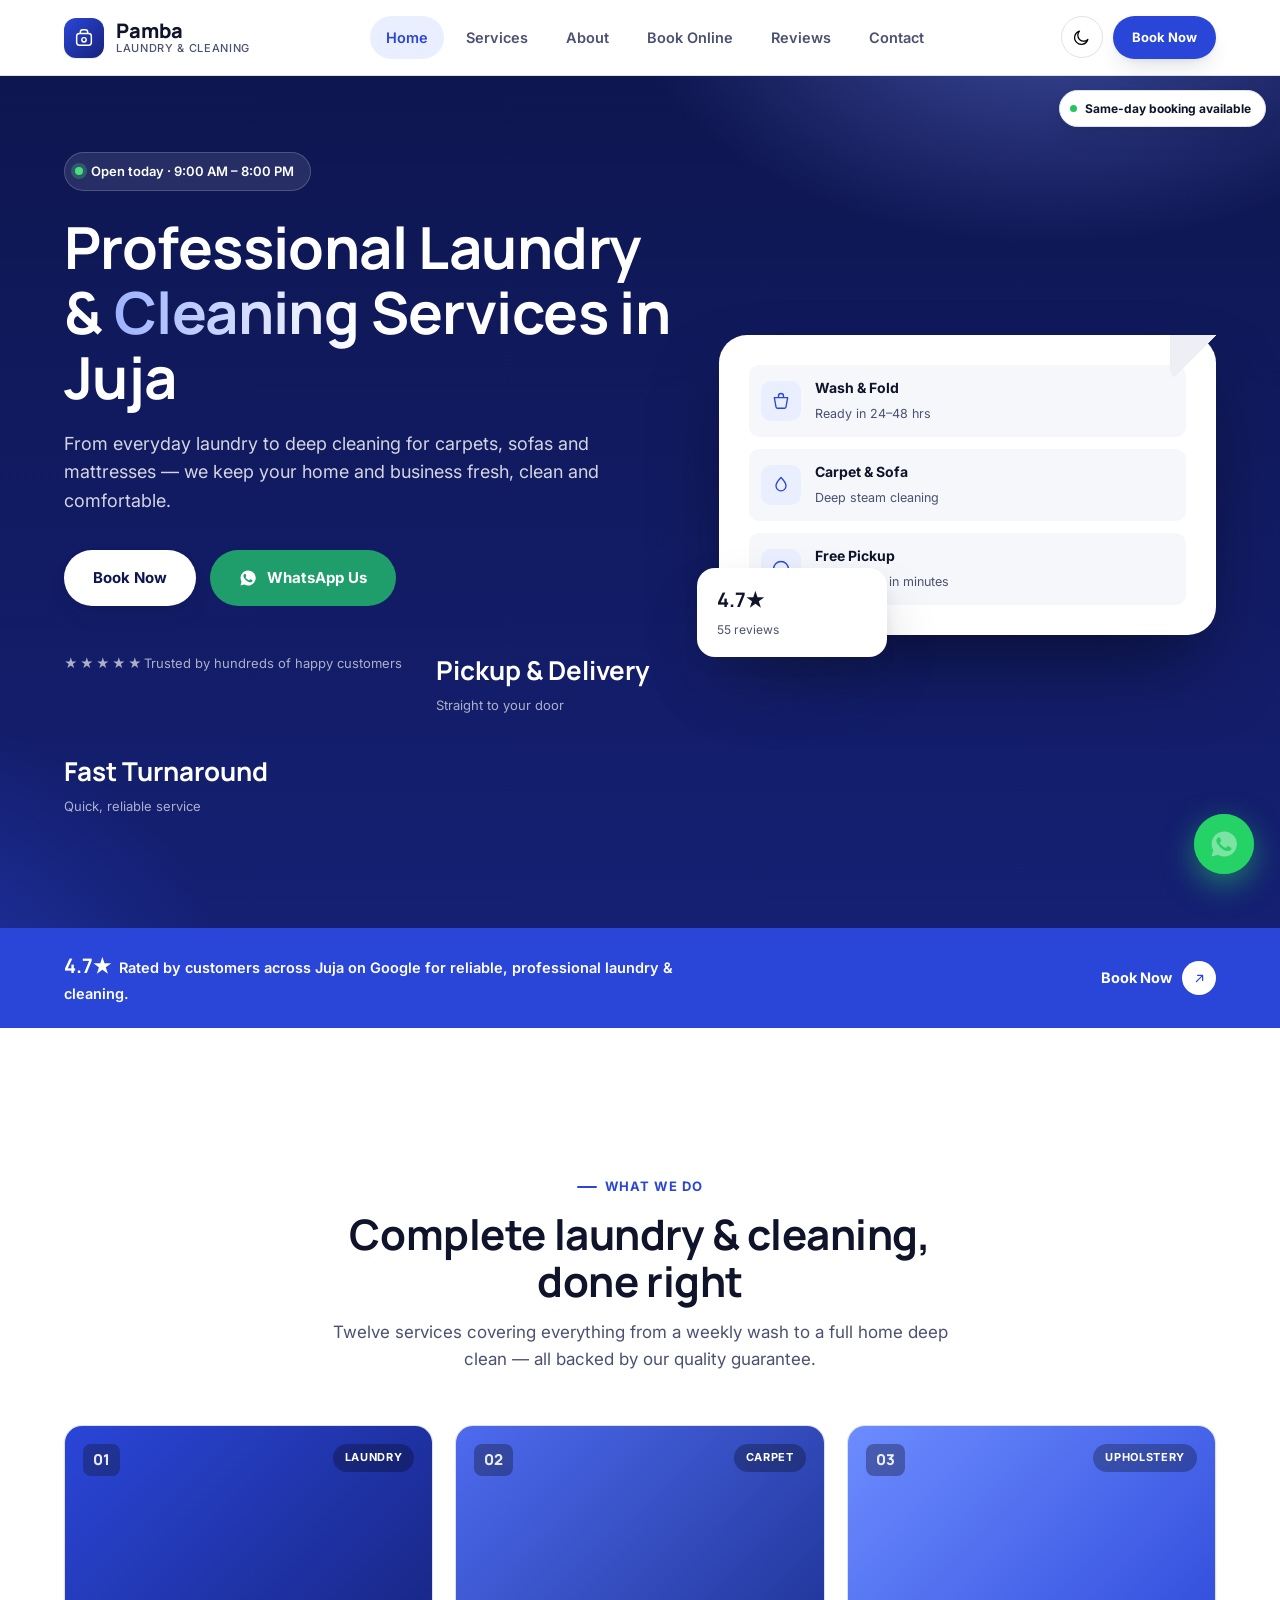
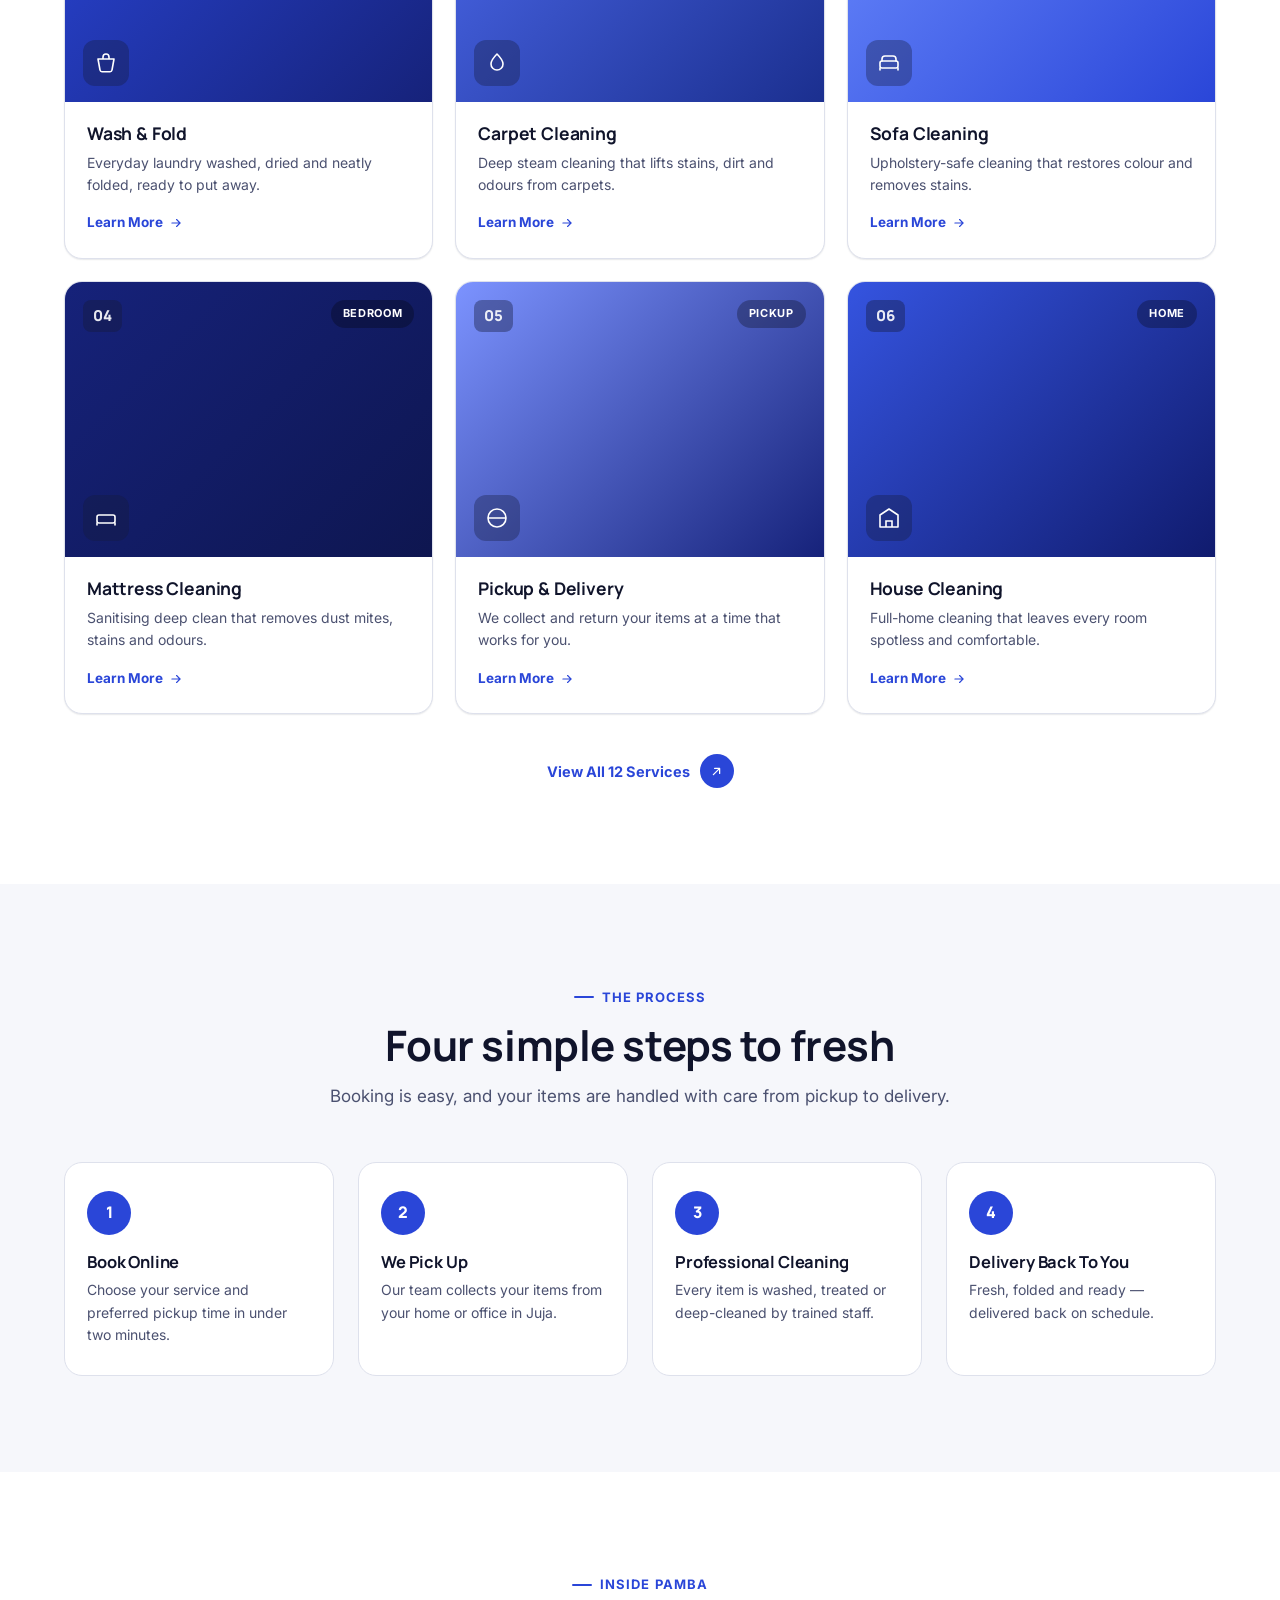
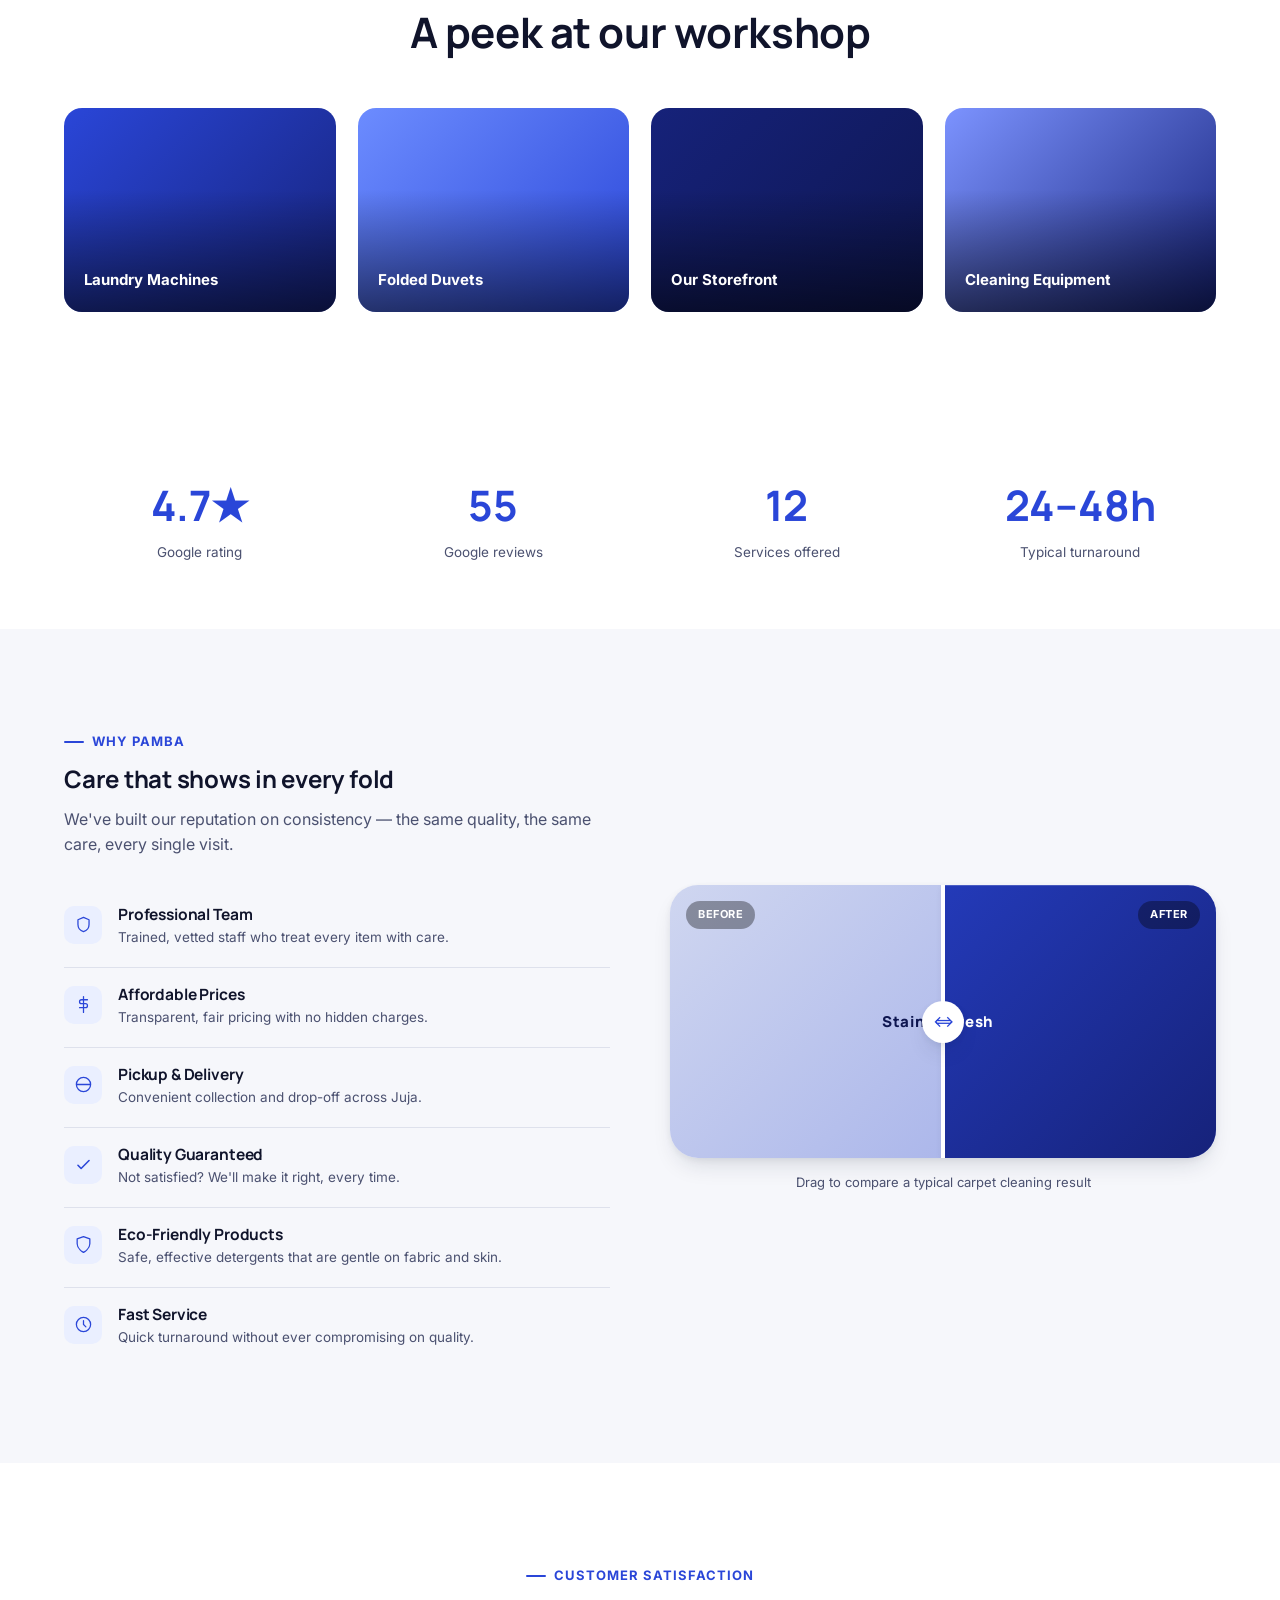
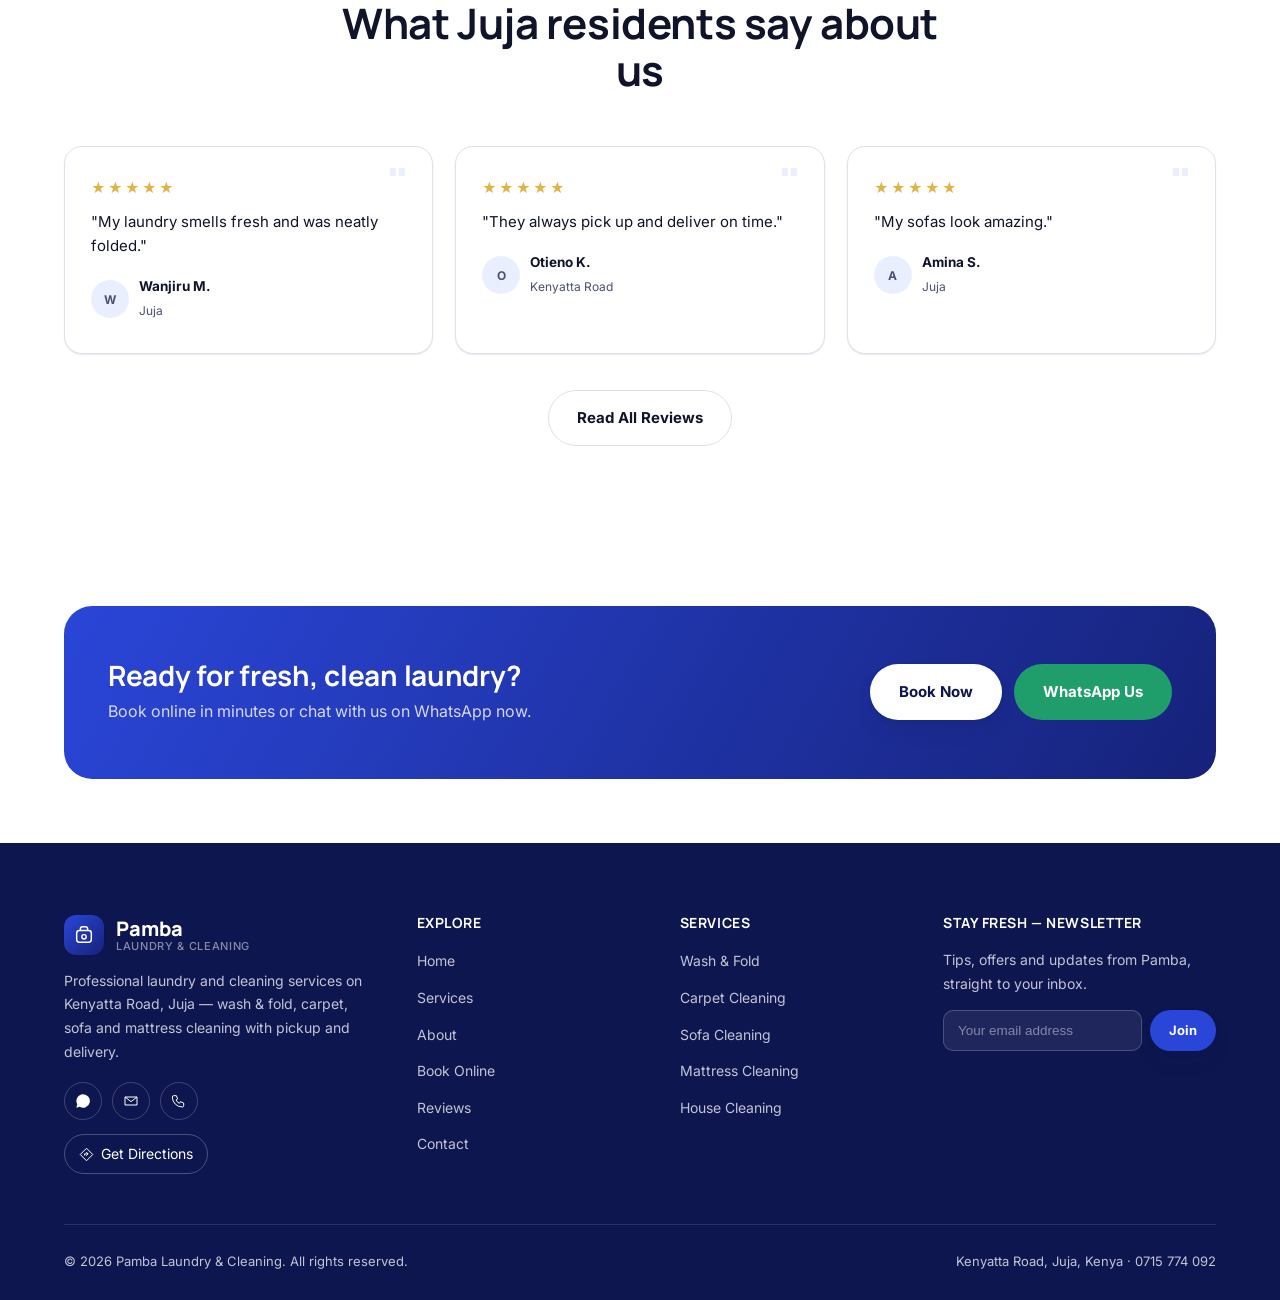
<file: index.html>
<!DOCTYPE html>
<html lang="en">
<head>
<meta charset="UTF-8">
<meta name="viewport" content="width=device-width, initial-scale=1.0">
<title>Pamba Laundry & Cleaning | Laundry, Carpet & Cleaning Services in Juja</title>
<meta name="description" content="Professional laundry and cleaning services in Juja, Kenyatta Road. Wash & fold, dry cleaning, carpet, sofa & mattress cleaning with pickup and delivery. Book online today.">
<meta name="keywords" content="Laundry Services Juja, Laundry Kenyatta Road, Carpet Cleaning Juja, Mattress Cleaning Juja, Sofa Cleaning Juja, Laundry Pickup and Delivery Juja">
<link rel="canonical" href="https://pambalaundry.co.ke/">
<meta property="og:title" content="Pamba Laundry & Cleaning — Fresh. Clean. Delivered.">
<meta property="og:description" content="Professional laundry, carpet, sofa & mattress cleaning in Juja with pickup and delivery.">
<meta property="og:type" content="website">
<link rel="preconnect" href="https://fonts.googleapis.com">
<link rel="preconnect" href="https://fonts.gstatic.com" crossorigin>
<link href="https://fonts.googleapis.com/css2?family=Inter:wght@400;500;600;700&family=Manrope:wght@600;700;800&display=swap" rel="stylesheet">
<link rel="stylesheet" href="styles.css">
<script type="application/ld+json">
{
  "@context": "https://schema.org",
  "@type": "LocalBusiness",
  "name": "Pamba Laundry & Cleaning",
  "image": "",
  "description": "Professional laundry and cleaning company offering wash & fold, dry cleaning, carpet, sofa, mattress and curtain cleaning with pickup and delivery in Juja, Kenya.",
  "address": {
    "@type": "PostalAddress",
    "streetAddress": "Kenyatta Road, near Basil Hotel",
    "addressLocality": "Juja",
    "addressCountry": "KE"
  },
  "telephone": "+254715774092",
  "email": "pambalaundry@gmail.com",
  "url": "https://pambalaundry.co.ke/",
  "hasMap": "https://maps.app.goo.gl/iU6XaJY8vP7NZYJ87",
  "geo": { "@type": "GeoCoordinates", "latitude": -1.1244974, "longitude": 37.0079886 },
  "priceRange": "KES",
  "openingHoursSpecification": [
    { "@type": "OpeningHoursSpecification", "dayOfWeek": ["Monday","Tuesday","Wednesday","Thursday","Friday","Saturday"], "opens": "09:00", "closes": "20:00" }
  ],
  "aggregateRating": { "@type": "AggregateRating", "ratingValue": "4.7", "reviewCount": "55" }
}
</script>
</head>
<body>

<div class="page-loader"><div class="loader-fold"><span></span></div></div>

<div class="emergency-badge"><span class="dot"></span> Same-day booking available</div>

<!-- ============ HEADER ============ -->
<header class="site-header">
  <div class="container nav-inner">
    <a href="index.html" class="brand">
      <span class="brand-mark">
        <svg viewBox="0 0 24 24" fill="none" xmlns="http://www.w3.org/2000/svg"><path d="M4 10c0-1.5 1-3 3-3h10c2 0 3 1.5 3 3v7a3 3 0 0 1-3 3H7a3 3 0 0 1-3-3v-7Z" stroke="#fff" stroke-width="1.6"/><path d="M8 7V5.5A2.5 2.5 0 0 1 10.5 3h3A2.5 2.5 0 0 1 16 5.5V7" stroke="#fff" stroke-width="1.6"/><circle cx="12" cy="14" r="2.4" stroke="#fff" stroke-width="1.6"/></svg>
      </span>
      <span class="brand-text">Pamba<small>Laundry &amp; Cleaning</small></span>
    </a>
    <nav class="nav-links">
      <a href="index.html">Home</a>
      <a href="services.html">Services</a>
      <a href="about.html">About</a>
      <a href="book.html">Book Online</a>
      <a href="reviews.html">Reviews</a>
      <a href="contact.html">Contact</a>
    </nav>
    <div class="nav-actions">
      <button class="theme-toggle" aria-label="Toggle dark mode">
        <svg class="moon" viewBox="0 0 24 24" fill="none"><path d="M20 14.5A8.5 8.5 0 1 1 9.5 4a7 7 0 0 0 10.5 10.5Z" stroke="currentColor" stroke-width="1.6" stroke-linejoin="round"/></svg>
        <svg class="sun" viewBox="0 0 24 24" fill="none"><circle cx="12" cy="12" r="4" stroke="currentColor" stroke-width="1.6"/><path d="M12 2v2M12 20v2M4.9 4.9l1.4 1.4M17.7 17.7l1.4 1.4M2 12h2M20 12h2M4.9 19.1l1.4-1.4M17.7 6.3l1.4-1.4" stroke="currentColor" stroke-width="1.6" stroke-linecap="round"/></svg>
      </button>
      <a href="book.html" class="btn btn-primary btn-sm nav-cta">Book Now</a>
      <button class="nav-toggle" aria-label="Menu"><span></span><span></span><span></span></button>
    </div>
  </div>
</header>

<!-- ============ HERO ============ -->
<section class="hero">
  <div class="container hero-inner">
    <div class="reveal in">
      <div class="hero-badge"><span class="dot"></span> Open today · 9:00 AM – 8:00 PM</div>
      <h1>Professional Laundry &amp; <em>Cleaning</em> Services in Juja</h1>
      <p class="lead">From everyday laundry to deep cleaning for carpets, sofas and mattresses — we keep your home and business fresh, clean and comfortable.</p>
      <div class="hero-ctas">
        <a href="book.html" class="btn btn-white">Book Now</a>
        <a href="#" data-wa="Hi Pamba Laundry, I'd like to know more about your services." class="btn btn-wa">
          <svg width="18" height="18" viewBox="0 0 24 24" fill="currentColor"><path d="M12 2a10 10 0 0 0-8.6 15L2 22l5.2-1.4A10 10 0 1 0 12 2Zm5.7 14.2c-.2.7-1.4 1.3-2 1.4-.5.1-1.1.1-1.8-.1-.4-.1-1-.3-1.7-.6-3-1.3-4.9-4.3-5.1-4.5-.2-.2-1.2-1.6-1.2-3s.8-2.1 1-2.4c.3-.3.6-.4.8-.4h.6c.2 0 .4 0 .6.5.2.5.7 1.8.8 1.9.1.2.1.4 0 .6-.1.2-.2.3-.3.5-.2.2-.3.3-.5.5-.2.2-.3.4-.1.7.2.3.8 1.3 1.7 2.1 1.2 1 2.1 1.4 2.5 1.6.3.1.5.1.7-.1.2-.2.7-.8.9-1.1.2-.3.4-.2.7-.1.3.1 1.7.8 2 1 .3.1.5.2.6.3.1.2.1.9-.1 1.6Z"/></svg>
          WhatsApp Us
        </a>
      </div>
      <div class="hero-stats">
        <div class="stat"><span class="hero-stars">★★★★★</span><span>Trusted by hundreds of happy customers</span></div>
        <div class="stat"><b>Pickup &amp; Delivery</b><span>Straight to your door</span></div>
        <div class="stat"><b>Fast Turnaround</b><span>Quick, reliable service</span></div>
      </div>
    </div>
    <div class="hero-visual reveal in">
      <div class="fold-card">
        <div class="fold-corner"></div>
        <div class="fold-stack">
          <div class="fold-row">
            <span class="ic"><svg viewBox="0 0 24 24" fill="none"><path d="M4 8h16M4 8l2 11a2 2 0 0 0 2 1.7h8a2 2 0 0 0 2-1.7L20 8M9 8V6a3 3 0 0 1 6 0v2" stroke="currentColor" stroke-width="1.6" stroke-linecap="round" stroke-linejoin="round"/></svg></span>
            <div><b>Wash &amp; Fold</b><span>Ready in 24–48 hrs</span></div>
          </div>
          <div class="fold-row">
            <span class="ic"><svg viewBox="0 0 24 24" fill="none"><path d="M12 3c-3 3-6 6-6 10a6 6 0 0 0 12 0c0-4-3-7-6-10Z" stroke="currentColor" stroke-width="1.6" stroke-linejoin="round"/></svg></span>
            <div><b>Carpet &amp; Sofa</b><span>Deep steam cleaning</span></div>
          </div>
          <div class="fold-row">
            <span class="ic"><svg viewBox="0 0 24 24" fill="none"><path d="M3 12h18M3 12a9 9 0 0 1 9-9M3 12a9 9 0 0 0 9 9M21 12a9 9 0 0 1-9 9M21 12a9 9 0 0 0-9-9" stroke="currentColor" stroke-width="1.6" stroke-linecap="round"/></svg></span>
            <div><b>Free Pickup</b><span>Book online in minutes</span></div>
          </div>
        </div>
        <div class="fold-badge-float">
          <div>
            <b>4.7★</b>
            <span>55 reviews</span>
          </div>
        </div>
      </div>
    </div>
  </div>
</section>
<section class="stat-band">
  <div class="container">
    <div class="stat-band-text"><b>4.7★</b>Rated by customers across Juja on Google for reliable, professional laundry &amp; cleaning.</div>
    <a href="book.html" class="arrow-link" style="color:#fff;">Book Now <span class="arrow-circ" style="background:#fff;"><svg viewBox="0 0 24 24" fill="none"><path d="M7 17 17 7M9 7h8v8" stroke="var(--royal)" stroke-width="2" stroke-linecap="round" stroke-linejoin="round"/></svg></span></a>
  </div>
</section>
<svg class="fold-divider" viewBox="0 0 1200 46" preserveAspectRatio="none"><path d="M0 0 300 30 600 6 900 34 1200 4 1200 46 0 46Z"></path></svg>

<!-- ============ SERVICES ============ -->
<section class="section">
  <div class="container">
    <div class="section-head center reveal">
      <div class="eyebrow">What We Do</div>
      <h2>Complete laundry &amp; cleaning, done right</h2>
      <p>Twelve services covering everything from a weekly wash to a full home deep clean — all backed by our quality guarantee.</p>
    </div>
    <div class="grid grid-3 reveal-stagger">
      <div class="svc-card">
        <div class="svc-panel svc-1">
          <span class="svc-num">01</span><span class="svc-tag">Laundry</span>
          <span class="svc-ic-big"><svg viewBox="0 0 24 24" fill="none"><path d="M4 8h16M4 8l2 11a2 2 0 0 0 2 1.7h8a2 2 0 0 0 2-1.7L20 8M9 8V6a3 3 0 0 1 6 0v2" stroke="currentColor" stroke-width="1.6" stroke-linecap="round" stroke-linejoin="round"/></svg></span>
        </div>
        <div class="svc-body">
          <h3>Wash &amp; Fold</h3>
          <p>Everyday laundry washed, dried and neatly folded, ready to put away.</p>
          <a href="services.html#wash-fold" class="card-link">Learn More <svg viewBox="0 0 24 24" fill="none"><path d="M5 12h14M13 6l6 6-6 6" stroke="currentColor" stroke-width="2" stroke-linecap="round"/></svg></a>
        </div>
      </div>
      <div class="svc-card">
        <div class="svc-panel svc-2">
          <span class="svc-num">02</span><span class="svc-tag">Carpet</span>
          <span class="svc-ic-big"><svg viewBox="0 0 24 24" fill="none"><path d="M12 3c-3 3-6 6-6 10a6 6 0 0 0 12 0c0-4-3-7-6-10Z" stroke="currentColor" stroke-width="1.6" stroke-linejoin="round"/></svg></span>
        </div>
        <div class="svc-body">
          <h3>Carpet Cleaning</h3>
          <p>Deep steam cleaning that lifts stains, dirt and odours from carpets.</p>
          <a href="services.html#carpet-cleaning" class="card-link">Learn More <svg viewBox="0 0 24 24" fill="none"><path d="M5 12h14M13 6l6 6-6 6" stroke="currentColor" stroke-width="2" stroke-linecap="round"/></svg></a>
        </div>
      </div>
      <div class="svc-card">
        <div class="svc-panel svc-3">
          <span class="svc-num">03</span><span class="svc-tag">Upholstery</span>
          <span class="svc-ic-big"><svg viewBox="0 0 24 24" fill="none"><rect x="3" y="10" width="18" height="7" rx="2" stroke="currentColor" stroke-width="1.6"/><path d="M5 10V8a3 3 0 0 1 3-3h8a3 3 0 0 1 3 3v2M3 17v2M21 17v2" stroke="currentColor" stroke-width="1.6" stroke-linecap="round"/></svg></span>
        </div>
        <div class="svc-body">
          <h3>Sofa Cleaning</h3>
          <p>Upholstery-safe cleaning that restores colour and removes stains.</p>
          <a href="services.html#sofa-cleaning" class="card-link">Learn More <svg viewBox="0 0 24 24" fill="none"><path d="M5 12h14M13 6l6 6-6 6" stroke="currentColor" stroke-width="2" stroke-linecap="round"/></svg></a>
        </div>
      </div>
      <div class="svc-card">
        <div class="svc-panel svc-4">
          <span class="svc-num">04</span><span class="svc-tag">Bedroom</span>
          <span class="svc-ic-big"><svg viewBox="0 0 24 24" fill="none"><rect x="3" y="9" width="18" height="8" rx="2" stroke="currentColor" stroke-width="1.6"/><path d="M3 17v2M21 17v2" stroke="currentColor" stroke-width="1.6" stroke-linecap="round"/></svg></span>
        </div>
        <div class="svc-body">
          <h3>Mattress Cleaning</h3>
          <p>Sanitising deep clean that removes dust mites, stains and odours.</p>
          <a href="services.html#mattress-cleaning" class="card-link">Learn More <svg viewBox="0 0 24 24" fill="none"><path d="M5 12h14M13 6l6 6-6 6" stroke="currentColor" stroke-width="2" stroke-linecap="round"/></svg></a>
        </div>
      </div>
      <div class="svc-card">
        <div class="svc-panel svc-5">
          <span class="svc-num">05</span><span class="svc-tag">Pickup</span>
          <span class="svc-ic-big"><svg viewBox="0 0 24 24" fill="none"><path d="M3 12h18M3 12a9 9 0 0 1 9-9M3 12a9 9 0 0 0 9 9M21 12a9 9 0 0 1-9 9M21 12a9 9 0 0 0-9-9" stroke="currentColor" stroke-width="1.6" stroke-linecap="round"/></svg></span>
        </div>
        <div class="svc-body">
          <h3>Pickup &amp; Delivery</h3>
          <p>We collect and return your items at a time that works for you.</p>
          <a href="services.html#pickup-delivery" class="card-link">Learn More <svg viewBox="0 0 24 24" fill="none"><path d="M5 12h14M13 6l6 6-6 6" stroke="currentColor" stroke-width="2" stroke-linecap="round"/></svg></a>
        </div>
      </div>
      <div class="svc-card">
        <div class="svc-panel svc-6">
          <span class="svc-num">06</span><span class="svc-tag">Home</span>
          <span class="svc-ic-big"><svg viewBox="0 0 24 24" fill="none"><path d="M3 21V9l9-6 9 6v12H3Z" stroke="currentColor" stroke-width="1.6" stroke-linejoin="round"/><path d="M9 21v-6h6v6" stroke="currentColor" stroke-width="1.6"/></svg></span>
        </div>
        <div class="svc-body">
          <h3>House Cleaning</h3>
          <p>Full-home cleaning that leaves every room spotless and comfortable.</p>
          <a href="services.html#house-cleaning" class="card-link">Learn More <svg viewBox="0 0 24 24" fill="none"><path d="M5 12h14M13 6l6 6-6 6" stroke="currentColor" stroke-width="2" stroke-linecap="round"/></svg></a>
        </div>
      </div>
    </div>
    <div style="text-align:center; margin-top:40px;">
      <a href="services.html" class="arrow-link" style="justify-content:center;">View All 12 Services <span class="arrow-circ"><svg viewBox="0 0 24 24" fill="none"><path d="M7 17 17 7M9 7h8v8" stroke="#fff" stroke-width="2" stroke-linecap="round" stroke-linejoin="round"/></svg></span></a>
    </div>
  </div>
</section>

<!-- ============ HOW IT WORKS ============ -->
<section class="section section-alt">
  <div class="container">
    <div class="section-head center reveal">
      <div class="eyebrow">The Process</div>
      <h2>Four simple steps to fresh</h2>
      <p>Booking is easy, and your items are handled with care from pickup to delivery.</p>
    </div>
    <div class="steps reveal-stagger">
      <div class="step">
        <div class="step-num">1</div>
        <h4>Book Online</h4>
        <p>Choose your service and preferred pickup time in under two minutes.</p>
      </div>
      <div class="step">
        <div class="step-num">2</div>
        <h4>We Pick Up</h4>
        <p>Our team collects your items from your home or office in Juja.</p>
      </div>
      <div class="step">
        <div class="step-num">3</div>
        <h4>Professional Cleaning</h4>
        <p>Every item is washed, treated or deep-cleaned by trained staff.</p>
      </div>
      <div class="step">
        <div class="step-num">4</div>
        <h4>Delivery Back To You</h4>
        <p>Fresh, folded and ready — delivered back on schedule.</p>
      </div>
    </div>
  </div>
</section>

<!-- ============ GALLERY ============ -->
<section class="section">
  <div class="container">
    <div class="section-head center reveal">
      <div class="eyebrow">Inside Pamba</div>
      <h2>A peek at our workshop</h2>
    </div>
    <div class="grid grid-4 reveal-stagger">
      <div class="gallery-panel gp-1"><span>Laundry Machines</span></div>
      <div class="gallery-panel gp-2"><span>Folded Duvets</span></div>
      <div class="gallery-panel gp-3"><span>Our Storefront</span></div>
      <div class="gallery-panel gp-4"><span>Cleaning Equipment</span></div>
    </div>
  </div>
</section>

<!-- ============ NUMBERS ============ -->
<section class="section-tight">
  <div class="container">
    <div class="numbers-grid reveal-stagger">
      <div class="number-item"><b>4.7★</b><span>Google rating</span></div>
      <div class="number-item"><b>55</b><span>Google reviews</span></div>
      <div class="number-item"><b>12</b><span>Services offered</span></div>
      <div class="number-item"><b>24–48h</b><span>Typical turnaround</span></div>
    </div>
  </div>
</section>

<!-- ============ WHY CHOOSE US ============ -->
<section class="section section-alt">
  <div class="container grid grid-2" style="align-items:center; gap:60px;">
    <div class="reveal">
      <div class="eyebrow">Why Pamba</div>
      <h2>Care that shows in every fold</h2>
      <p style="color:var(--text-soft); margin-top:14px;">We've built our reputation on consistency — the same quality, the same care, every single visit.</p>
      <div style="margin-top:30px;">
        <div class="feature-row">
          <span class="f-ic"><svg viewBox="0 0 24 24" fill="none"><path d="M12 3l7 3v6c0 5-3.5 8-7 9-3.5-1-7-4-7-9V6l7-3Z" stroke="currentColor" stroke-width="1.6" stroke-linejoin="round"/></svg></span>
          <div><h4>Professional Team</h4><p>Trained, vetted staff who treat every item with care.</p></div>
        </div>
        <div class="feature-row">
          <span class="f-ic"><svg viewBox="0 0 24 24" fill="none"><path d="M12 2v20M17 6H9.5a2.5 2.5 0 0 0 0 5h5a2.5 2.5 0 0 1 0 5H7" stroke="currentColor" stroke-width="1.6" stroke-linecap="round"/></svg></span>
          <div><h4>Affordable Prices</h4><p>Transparent, fair pricing with no hidden charges.</p></div>
        </div>
        <div class="feature-row">
          <span class="f-ic"><svg viewBox="0 0 24 24" fill="none"><path d="M3 12h18M3 12a9 9 0 0 1 9-9M3 12a9 9 0 0 0 9 9M21 12a9 9 0 0 1-9 9M21 12a9 9 0 0 0-9-9" stroke="currentColor" stroke-width="1.6" stroke-linecap="round"/></svg></span>
          <div><h4>Pickup &amp; Delivery</h4><p>Convenient collection and drop-off across Juja.</p></div>
        </div>
        <div class="feature-row">
          <span class="f-ic"><svg viewBox="0 0 24 24" fill="none"><path d="M5 13l4 4L19 7" stroke="currentColor" stroke-width="2" stroke-linecap="round" stroke-linejoin="round"/></svg></span>
          <div><h4>Quality Guaranteed</h4><p>Not satisfied? We'll make it right, every time.</p></div>
        </div>
        <div class="feature-row">
          <span class="f-ic"><svg viewBox="0 0 24 24" fill="none"><path d="M12 22s8-4.5 8-11V5l-8-3-8 3v6c0 6.5 8 11 8 11Z" stroke="currentColor" stroke-width="1.6" stroke-linejoin="round"/></svg></span>
          <div><h4>Eco-Friendly Products</h4><p>Safe, effective detergents that are gentle on fabric and skin.</p></div>
        </div>
        <div class="feature-row">
          <span class="f-ic"><svg viewBox="0 0 24 24" fill="none"><circle cx="12" cy="12" r="9" stroke="currentColor" stroke-width="1.6"/><path d="M12 7v5l3 3" stroke="currentColor" stroke-width="1.6" stroke-linecap="round"/></svg></span>
          <div><h4>Fast Service</h4><p>Quick turnaround without ever compromising on quality.</p></div>
        </div>
      </div>
    </div>
    <div class="reveal">
      <div class="ba-slider">
        <div class="ba-tag left">Before</div>
        <div class="ba-tag right">After</div>
        <div class="ba-before">Stained &amp; Worn</div>
        <div class="ba-after">Pamba Fresh</div>
        <div class="ba-handle"></div>
      </div>
      <p style="text-align:center; font-size:13px; color:var(--text-soft); margin-top:14px;">Drag to compare a typical carpet cleaning result</p>
    </div>
  </div>
</section>

<!-- ============ REVIEWS TEASER ============ -->
<section class="section">
  <div class="container">
    <div class="section-head center reveal">
      <div class="eyebrow">Customer Satisfaction</div>
      <h2>What Juja residents say about us</h2>
    </div>
    <div class="grid grid-3 reveal-stagger">
      <div class="quote-card">
        <span class="quote-mark">"</span>
        <span class="stars">★★★★★</span>
        <p>"My laundry smells fresh and was neatly folded."</p>
        <div class="reviewer"><span class="avatar">W</span><div><b>Wanjiru M.</b><span>Juja</span></div></div>
      </div>
      <div class="quote-card">
        <span class="quote-mark">"</span>
        <span class="stars">★★★★★</span>
        <p>"They always pick up and deliver on time."</p>
        <div class="reviewer"><span class="avatar">O</span><div><b>Otieno K.</b><span>Kenyatta Road</span></div></div>
      </div>
      <div class="quote-card">
        <span class="quote-mark">"</span>
        <span class="stars">★★★★★</span>
        <p>"My sofas look amazing."</p>
        <div class="reviewer"><span class="avatar">A</span><div><b>Amina S.</b><span>Juja</span></div></div>
      </div>
    </div>
    <div style="text-align:center; margin-top:36px;">
      <a href="reviews.html" class="btn btn-ghost">Read All Reviews</a>
    </div>
  </div>
</section>

<!-- ============ CTA ============ -->
<section class="section-tight">
  <div class="container">
    <div class="cta-band reveal">
      <div>
        <h3>Ready for fresh, clean laundry?</h3>
        <p>Book online in minutes or chat with us on WhatsApp now.</p>
      </div>
      <div class="cta-actions">
        <a href="book.html" class="btn btn-white">Book Now</a>
        <a href="#" data-wa="Hi Pamba Laundry, I'd like to book a service." class="btn btn-wa">WhatsApp Us</a>
      </div>
    </div>
  </div>
</section>

<!-- ============ FOOTER ============ -->
<footer class="site-footer" id="site-footer-include"></footer>

<a href="#" class="fab-wa" data-wa="Hi Pamba Laundry, I'd like to enquire about your services." aria-label="Chat on WhatsApp"><span class="ping"></span><svg viewBox="0 0 24 24"><path d="M12 2a10 10 0 0 0-8.6 15L2 22l5.2-1.4A10 10 0 1 0 12 2Zm5.7 14.2c-.2.7-1.4 1.3-2 1.4-.5.1-1.1.1-1.8-.1-.4-.1-1-.3-1.7-.6-3-1.3-4.9-4.3-5.1-4.5-.2-.2-1.2-1.6-1.2-3s.8-2.1 1-2.4c.3-.3.6-.4.8-.4h.6c.2 0 .4 0 .6.5.2.5.7 1.8.8 1.9.1.2.1.4 0 .6-.1.2-.2.3-.3.5-.2.2-.3.3-.5.5-.2.2-.3.4-.1.7.2.3.8 1.3 1.7 2.1 1.2 1 2.1 1.4 2.5 1.6.3.1.5.1.7-.1.2-.2.7-.8.9-1.1.2-.3.4-.2.7-.1.3.1 1.7.8 2 1 .3.1.5.2.6.3.1.2.1.9-.1 1.6Z"/></svg></a>
<button class="fab-top" aria-label="Back to top"><svg viewBox="0 0 24 24" fill="none"><path d="M12 19V5M5 12l7-7 7 7" stroke="currentColor" stroke-width="2" stroke-linecap="round" stroke-linejoin="round"/></svg></button>

<script src="script.js"></script>
<script src="footer.js"></script>
</body>
</html>
</file>
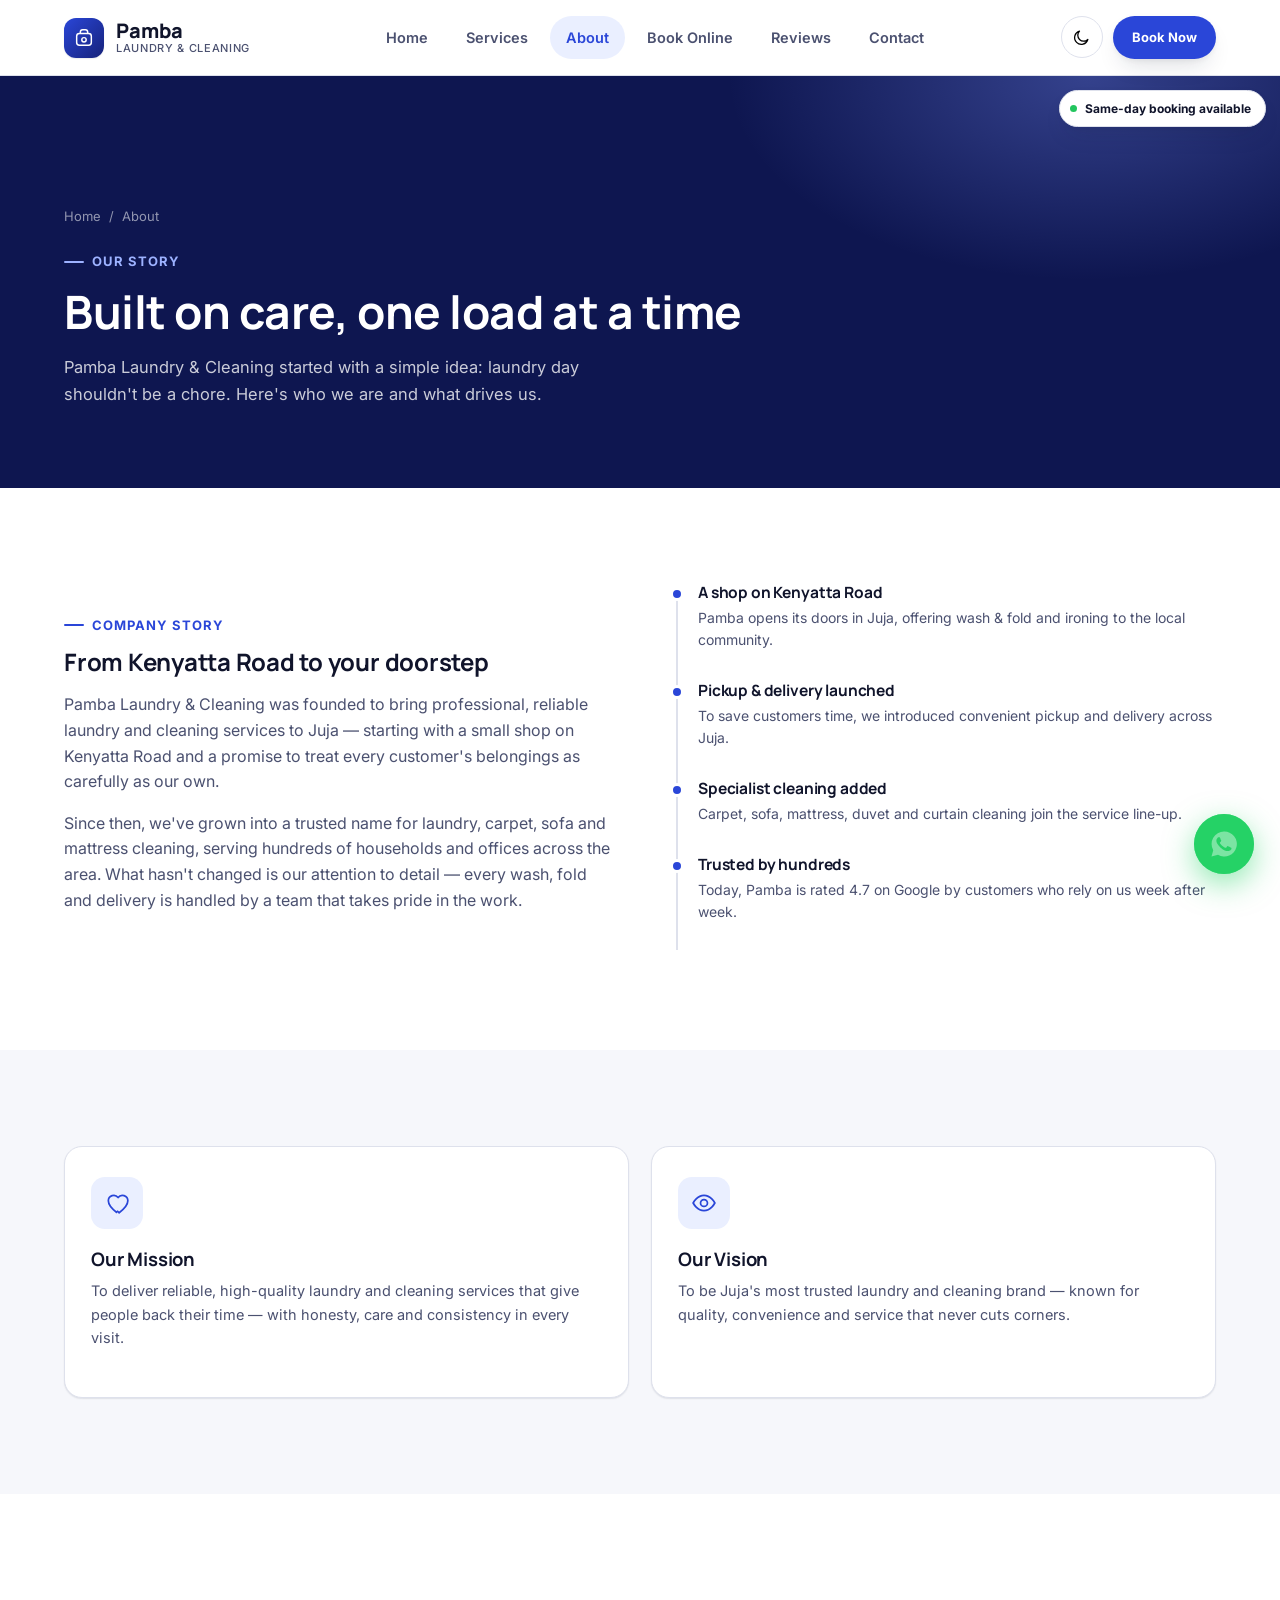
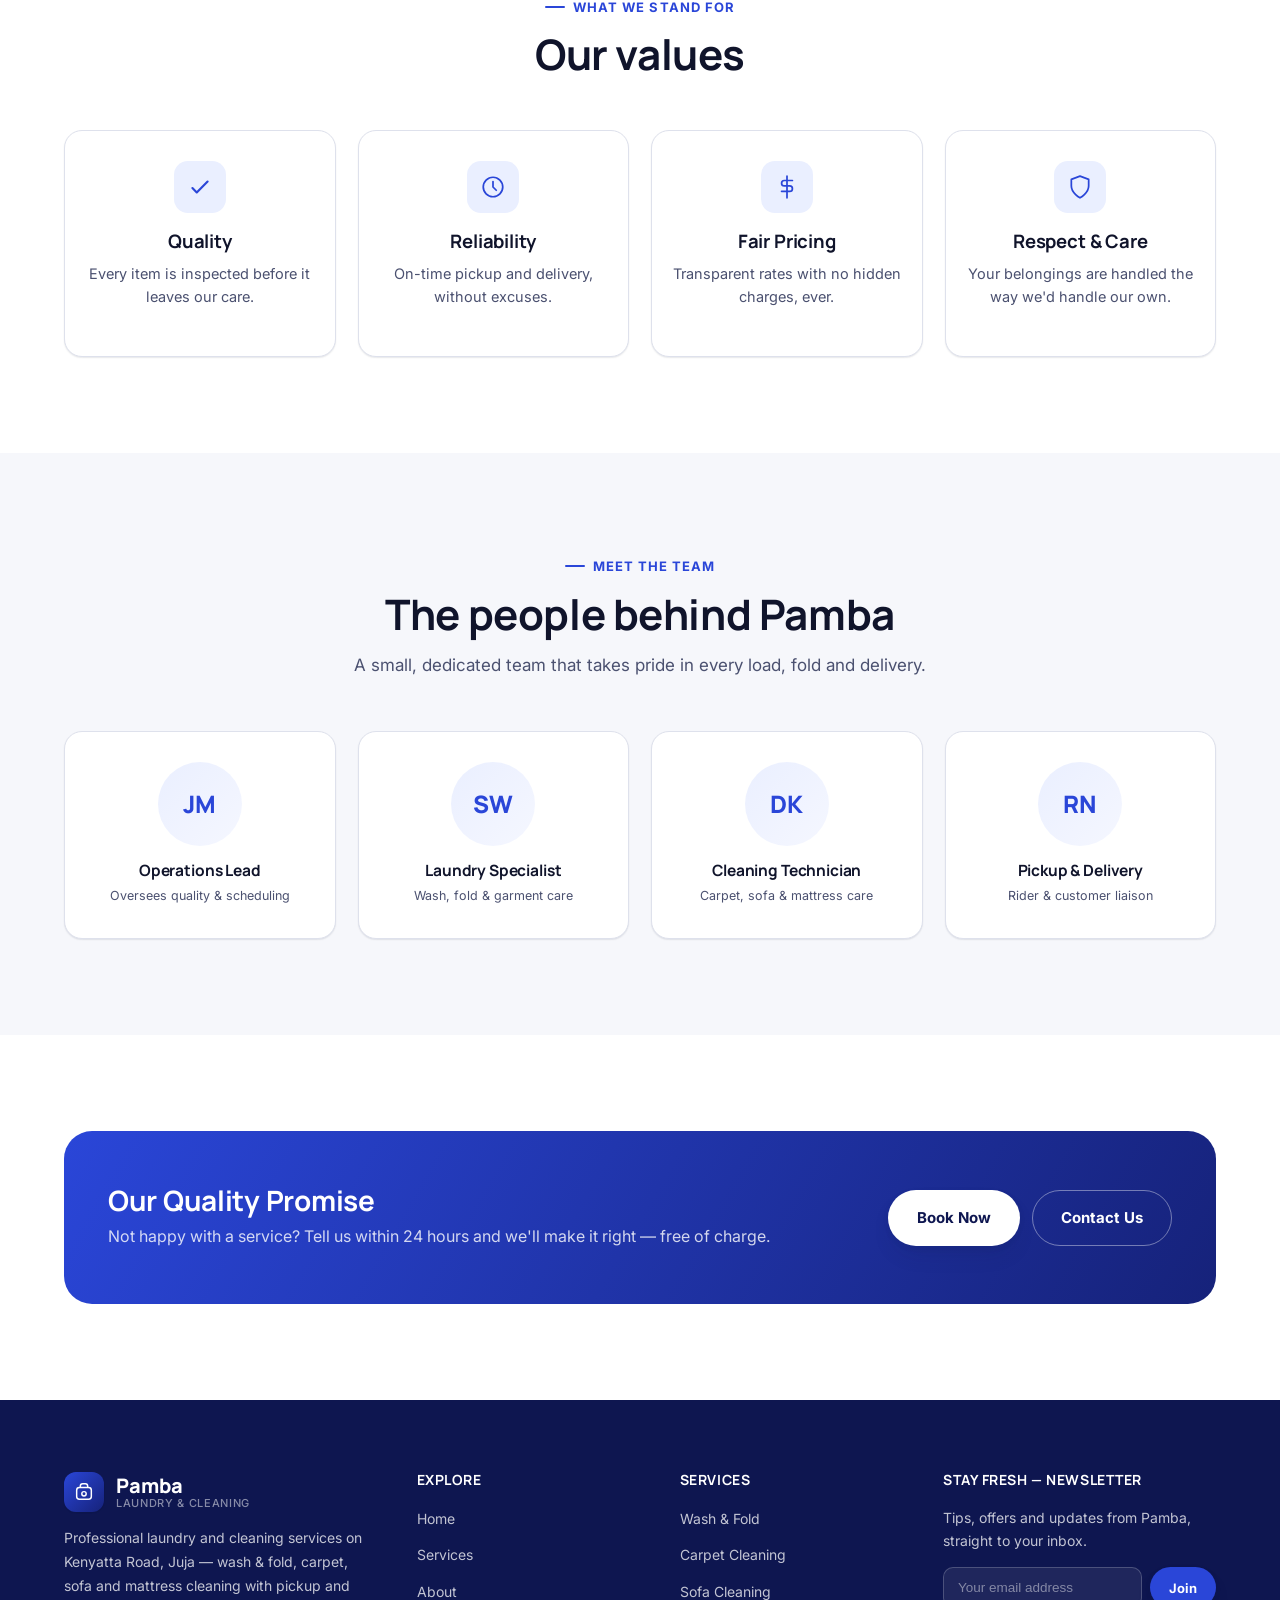
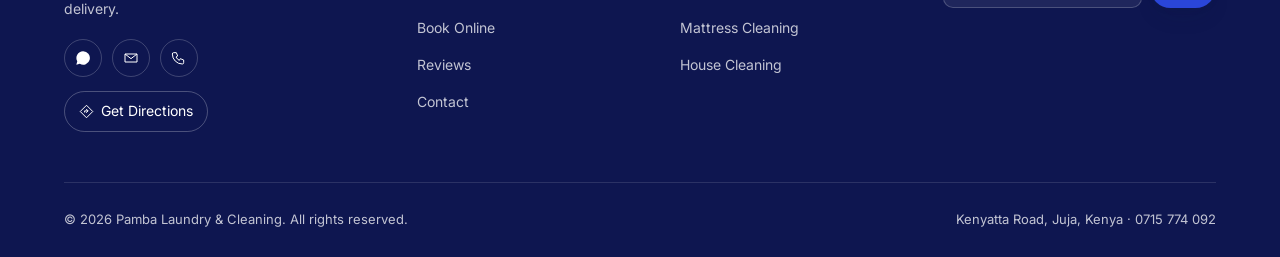
<file: about.html>
<!DOCTYPE html>
<html lang="en">
<head>
<meta charset="UTF-8">
<meta name="viewport" content="width=device-width, initial-scale=1.0">
<title>About Us | Pamba Laundry & Cleaning — Juja</title>
<meta name="description" content="Learn about Pamba Laundry & Cleaning — our story, mission, values and the team behind Juja's trusted laundry and cleaning service.">
<link rel="canonical" href="https://pambalaundry.co.ke/about.html">
<link rel="preconnect" href="https://fonts.googleapis.com">
<link rel="preconnect" href="https://fonts.gstatic.com" crossorigin>
<link href="https://fonts.googleapis.com/css2?family=Inter:wght@400;500;600;700&family=Manrope:wght@600;700;800&display=swap" rel="stylesheet">
<link rel="stylesheet" href="styles.css">
</head>
<body>

<div class="page-loader"><div class="loader-fold"><span></span></div></div>
<div class="emergency-badge"><span class="dot"></span> Same-day booking available</div>

<header class="site-header">
  <div class="container nav-inner">
    <a href="index.html" class="brand">
      <span class="brand-mark"><svg viewBox="0 0 24 24" fill="none"><path d="M4 10c0-1.5 1-3 3-3h10c2 0 3 1.5 3 3v7a3 3 0 0 1-3 3H7a3 3 0 0 1-3-3v-7Z" stroke="#fff" stroke-width="1.6"/><path d="M8 7V5.5A2.5 2.5 0 0 1 10.5 3h3A2.5 2.5 0 0 1 16 5.5V7" stroke="#fff" stroke-width="1.6"/><circle cx="12" cy="14" r="2.4" stroke="#fff" stroke-width="1.6"/></svg></span>
      <span class="brand-text">Pamba<small>Laundry &amp; Cleaning</small></span>
    </a>
    <nav class="nav-links">
      <a href="index.html">Home</a>
      <a href="services.html">Services</a>
      <a href="about.html">About</a>
      <a href="book.html">Book Online</a>
      <a href="reviews.html">Reviews</a>
      <a href="contact.html">Contact</a>
    </nav>
    <div class="nav-actions">
      <button class="theme-toggle" aria-label="Toggle dark mode">
        <svg class="moon" viewBox="0 0 24 24" fill="none"><path d="M20 14.5A8.5 8.5 0 1 1 9.5 4a7 7 0 0 0 10.5 10.5Z" stroke="currentColor" stroke-width="1.6" stroke-linejoin="round"/></svg>
        <svg class="sun" viewBox="0 0 24 24" fill="none"><circle cx="12" cy="12" r="4" stroke="currentColor" stroke-width="1.6"/><path d="M12 2v2M12 20v2M4.9 4.9l1.4 1.4M17.7 17.7l1.4 1.4M2 12h2M20 12h2M4.9 19.1l1.4-1.4M17.7 6.3l1.4-1.4" stroke="currentColor" stroke-width="1.6" stroke-linecap="round"/></svg>
      </button>
      <a href="book.html" class="btn btn-primary btn-sm nav-cta">Book Now</a>
      <button class="nav-toggle" aria-label="Menu"><span></span><span></span><span></span></button>
    </div>
  </div>
</header>

<section class="page-hero">
  <div class="container">
    <div class="breadcrumb"><a href="index.html">Home</a> / <span>About</span></div>
    <div class="eyebrow">Our Story</div>
    <h1>Built on care, one load at a time</h1>
    <p>Pamba Laundry &amp; Cleaning started with a simple idea: laundry day shouldn't be a chore. Here's who we are and what drives us.</p>
  </div>
</section>

<section class="section">
  <div class="container grid grid-2" style="gap:60px; align-items:center;">
    <div class="reveal">
      <div class="eyebrow">Company Story</div>
      <h2>From Kenyatta Road to your doorstep</h2>
      <p style="color:var(--text-soft); margin-top:16px;">Pamba Laundry &amp; Cleaning was founded to bring professional, reliable laundry and cleaning services to Juja — starting with a small shop on Kenyatta Road and a promise to treat every customer's belongings as carefully as our own.</p>
      <p style="color:var(--text-soft); margin-top:14px;">Since then, we've grown into a trusted name for laundry, carpet, sofa and mattress cleaning, serving hundreds of households and offices across the area. What hasn't changed is our attention to detail — every wash, fold and delivery is handled by a team that takes pride in the work.</p>
    </div>
    <div class="reveal">
      <div class="timeline">
        <div class="timeline-item">
          <h4>A shop on Kenyatta Road</h4>
          <p>Pamba opens its doors in Juja, offering wash &amp; fold and ironing to the local community.</p>
        </div>
        <div class="timeline-item">
          <h4>Pickup &amp; delivery launched</h4>
          <p>To save customers time, we introduced convenient pickup and delivery across Juja.</p>
        </div>
        <div class="timeline-item">
          <h4>Specialist cleaning added</h4>
          <p>Carpet, sofa, mattress, duvet and curtain cleaning join the service line-up.</p>
        </div>
        <div class="timeline-item">
          <h4>Trusted by hundreds</h4>
          <p>Today, Pamba is rated 4.7 on Google by customers who rely on us week after week.</p>
        </div>
      </div>
    </div>
  </div>
</section>

<section class="section section-alt">
  <div class="container">
    <div class="grid grid-2" style="gap:22px;">
      <div class="card reveal">
        <div class="card-ic"><svg viewBox="0 0 24 24" fill="none"><path d="M12 21c-4-3-8-6.5-8-11a5 5 0 0 1 9-3 5 5 0 0 1 9 3c0 4.5-4 8-8 11-.7-.6-1.4-1.2-2-1.9" stroke="currentColor" stroke-width="1.6" stroke-linejoin="round"/></svg></div>
        <h3>Our Mission</h3>
        <p>To deliver reliable, high-quality laundry and cleaning services that give people back their time — with honesty, care and consistency in every visit.</p>
      </div>
      <div class="card reveal">
        <div class="card-ic"><svg viewBox="0 0 24 24" fill="none"><circle cx="12" cy="12" r="3.2" stroke="currentColor" stroke-width="1.6"/><path d="M2 12s3.5-7 10-7 10 7 10 7-3.5 7-10 7-10-7-10-7Z" stroke="currentColor" stroke-width="1.6"/></svg></div>
        <h3>Our Vision</h3>
        <p>To be Juja's most trusted laundry and cleaning brand — known for quality, convenience and service that never cuts corners.</p>
      </div>
    </div>
  </div>
</section>

<section class="section">
  <div class="container">
    <div class="section-head center reveal">
      <div class="eyebrow">What We Stand For</div>
      <h2>Our values</h2>
    </div>
    <div class="grid grid-4 reveal-stagger">
      <div class="card value-card">
        <div class="card-ic"><svg viewBox="0 0 24 24" fill="none"><path d="M5 13l4 4L19 7" stroke="currentColor" stroke-width="2" stroke-linecap="round" stroke-linejoin="round"/></svg></div>
        <h3>Quality</h3>
        <p>Every item is inspected before it leaves our care.</p>
      </div>
      <div class="card value-card">
        <div class="card-ic"><svg viewBox="0 0 24 24" fill="none"><circle cx="12" cy="12" r="9" stroke="currentColor" stroke-width="1.6"/><path d="M12 7v5l3 3" stroke="currentColor" stroke-width="1.6" stroke-linecap="round"/></svg></div>
        <h3>Reliability</h3>
        <p>On-time pickup and delivery, without excuses.</p>
      </div>
      <div class="card value-card">
        <div class="card-ic"><svg viewBox="0 0 24 24" fill="none"><path d="M12 2v20M17 6H9.5a2.5 2.5 0 0 0 0 5h5a2.5 2.5 0 0 1 0 5H7" stroke="currentColor" stroke-width="1.6" stroke-linecap="round"/></svg></div>
        <h3>Fair Pricing</h3>
        <p>Transparent rates with no hidden charges, ever.</p>
      </div>
      <div class="card value-card">
        <div class="card-ic"><svg viewBox="0 0 24 24" fill="none"><path d="M12 22s8-4.5 8-11V5l-8-3-8 3v6c0 6.5 8 11 8 11Z" stroke="currentColor" stroke-width="1.6" stroke-linejoin="round"/></svg></div>
        <h3>Respect &amp; Care</h3>
        <p>Your belongings are handled the way we'd handle our own.</p>
      </div>
    </div>
  </div>
</section>

<section class="section section-alt">
  <div class="container">
    <div class="section-head center reveal">
      <div class="eyebrow">Meet The Team</div>
      <h2>The people behind Pamba</h2>
      <p>A small, dedicated team that takes pride in every load, fold and delivery.</p>
    </div>
    <div class="grid grid-4 reveal-stagger">
      <div class="card team-card">
        <div class="team-avatar">JM</div>
        <h4>Operations Lead</h4>
        <span>Oversees quality &amp; scheduling</span>
      </div>
      <div class="card team-card">
        <div class="team-avatar">SW</div>
        <h4>Laundry Specialist</h4>
        <span>Wash, fold &amp; garment care</span>
      </div>
      <div class="card team-card">
        <div class="team-avatar">DK</div>
        <h4>Cleaning Technician</h4>
        <span>Carpet, sofa &amp; mattress care</span>
      </div>
      <div class="card team-card">
        <div class="team-avatar">RN</div>
        <h4>Pickup &amp; Delivery</h4>
        <span>Rider &amp; customer liaison</span>
      </div>
    </div>
  </div>
</section>

<section class="section">
  <div class="container">
    <div class="cta-band reveal">
      <div><h3>Our Quality Promise</h3><p>Not happy with a service? Tell us within 24 hours and we'll make it right — free of charge.</p></div>
      <div class="cta-actions">
        <a href="book.html" class="btn btn-white">Book Now</a>
        <a href="contact.html" class="btn btn-ghost" style="border-color:rgba(255,255,255,.4); color:#fff;">Contact Us</a>
      </div>
    </div>
  </div>
</section>

<footer class="site-footer" id="site-footer-include"></footer>
<a href="#" class="fab-wa" data-wa="Hi Pamba Laundry, I'd like to enquire about your services." aria-label="Chat on WhatsApp"><span class="ping"></span><svg viewBox="0 0 24 24"><path d="M12 2a10 10 0 0 0-8.6 15L2 22l5.2-1.4A10 10 0 1 0 12 2Zm5.7 14.2c-.2.7-1.4 1.3-2 1.4-.5.1-1.1.1-1.8-.1-.4-.1-1-.3-1.7-.6-3-1.3-4.9-4.3-5.1-4.5-.2-.2-1.2-1.6-1.2-3s.8-2.1 1-2.4c.3-.3.6-.4.8-.4h.6c.2 0 .4 0 .6.5.2.5.7 1.8.8 1.9.1.2.1.4 0 .6-.1.2-.2.3-.3.5-.2.2-.3.3-.5.5-.2.2-.3.4-.1.7.2.3.8 1.3 1.7 2.1 1.2 1 2.1 1.4 2.5 1.6.3.1.5.1.7-.1.2-.2.7-.8.9-1.1.2-.3.4-.2.7-.1.3.1 1.7.8 2 1 .3.1.5.2.6.3.1.2.1.9-.1 1.6Z"/></svg></a>
<button class="fab-top" aria-label="Back to top"><svg viewBox="0 0 24 24" fill="none"><path d="M12 19V5M5 12l7-7 7 7" stroke="currentColor" stroke-width="2" stroke-linecap="round" stroke-linejoin="round"/></svg></button>

<script src="script.js"></script>
<script src="footer.js"></script>
</body>
</html>
</file>
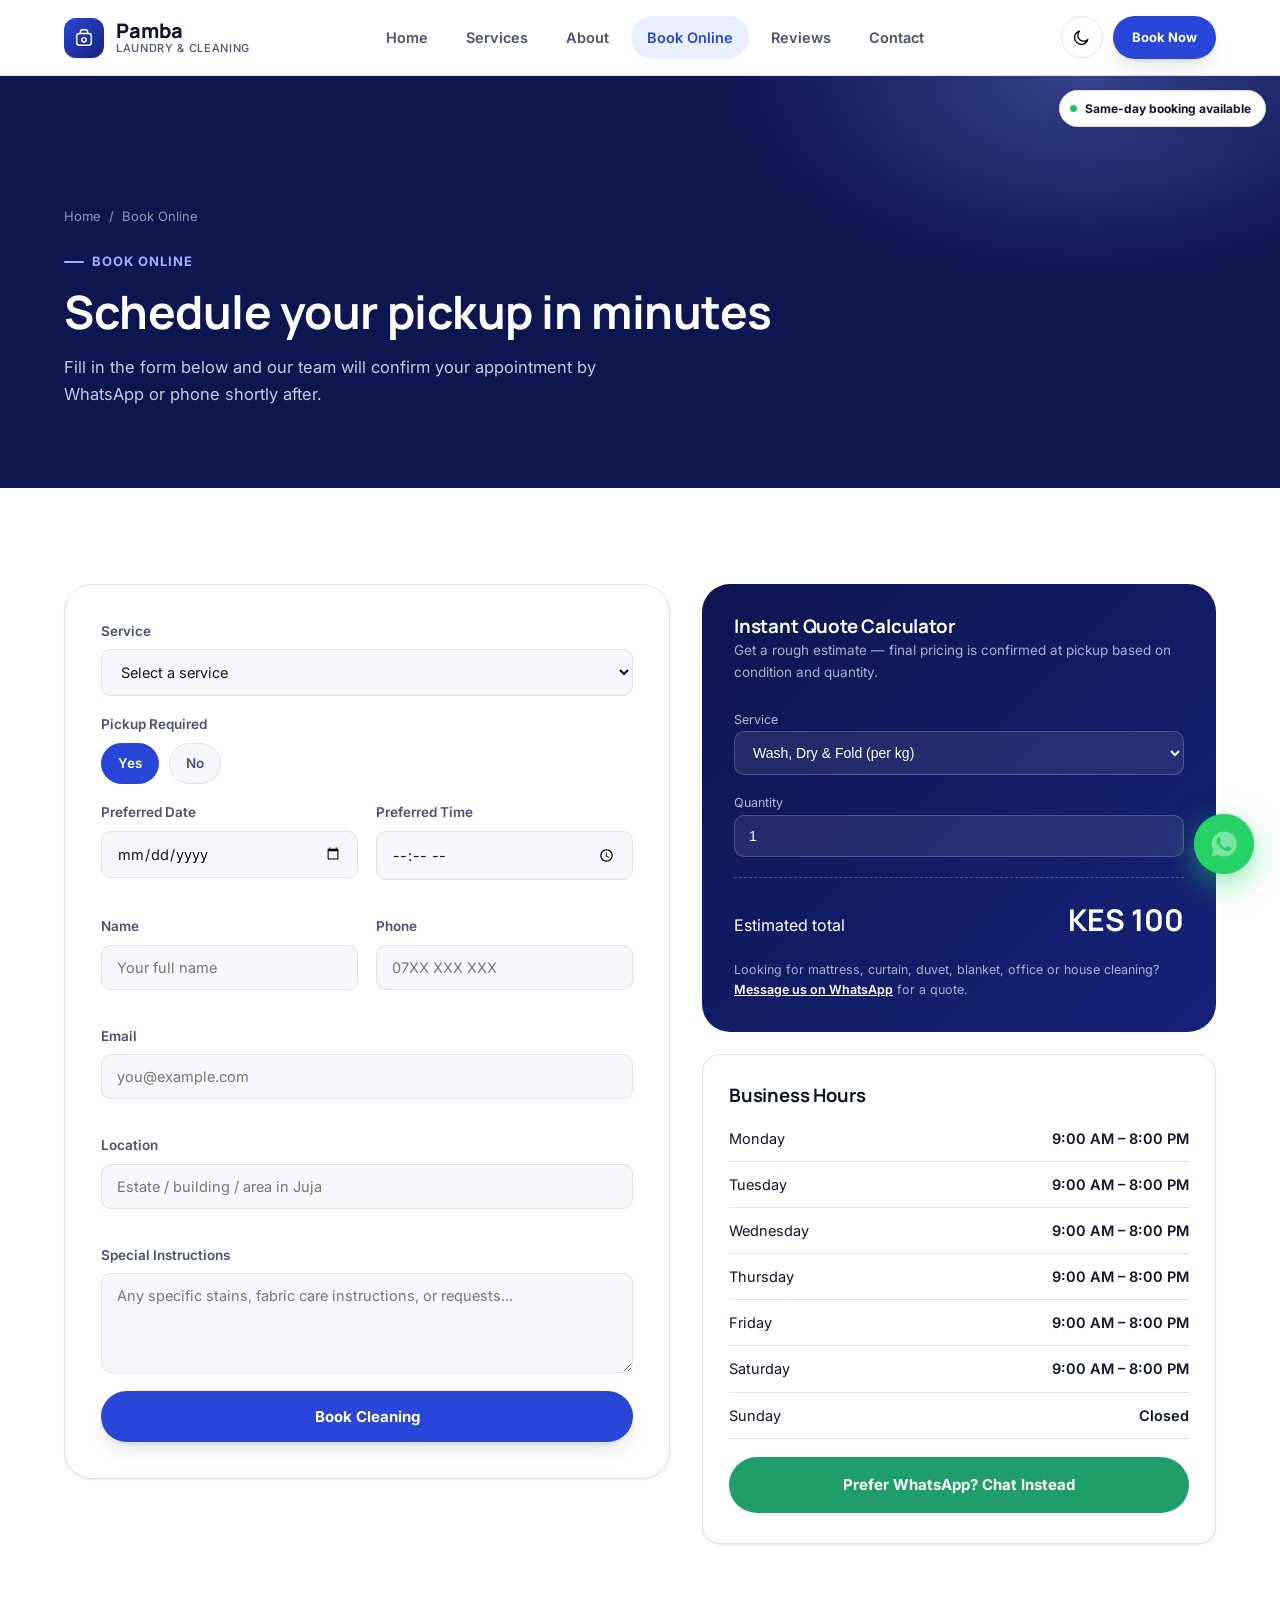
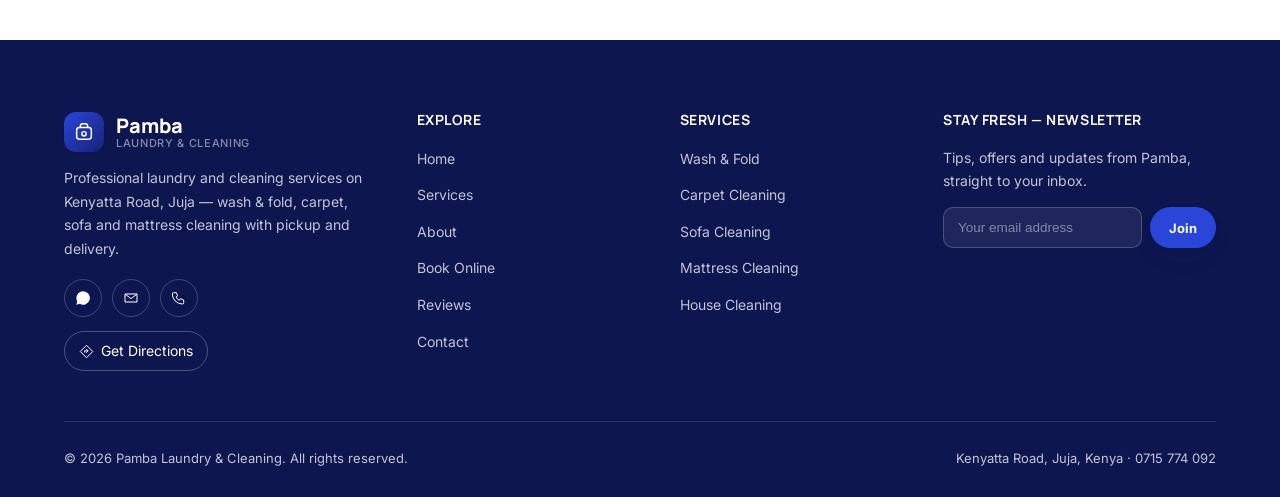
<file: book.html>
<!DOCTYPE html>
<html lang="en">
<head>
<meta charset="UTF-8">
<meta name="viewport" content="width=device-width, initial-scale=1.0">
<title>Book Online | Pamba Laundry & Cleaning — Juja</title>
<meta name="description" content="Book your laundry or cleaning service online with Pamba Laundry & Cleaning in Juja. Choose your service, pickup time and get an instant quote.">
<link rel="canonical" href="https://pambalaundry.co.ke/book.html">
<link rel="preconnect" href="https://fonts.googleapis.com">
<link rel="preconnect" href="https://fonts.gstatic.com" crossorigin>
<link href="https://fonts.googleapis.com/css2?family=Inter:wght@400;500;600;700&family=Manrope:wght@600;700;800&display=swap" rel="stylesheet">
<link rel="stylesheet" href="styles.css">
</head>
<body>

<div class="page-loader"><div class="loader-fold"><span></span></div></div>
<div class="emergency-badge"><span class="dot"></span> Same-day booking available</div>

<header class="site-header">
  <div class="container nav-inner">
    <a href="index.html" class="brand">
      <span class="brand-mark"><svg viewBox="0 0 24 24" fill="none"><path d="M4 10c0-1.5 1-3 3-3h10c2 0 3 1.5 3 3v7a3 3 0 0 1-3 3H7a3 3 0 0 1-3-3v-7Z" stroke="#fff" stroke-width="1.6"/><path d="M8 7V5.5A2.5 2.5 0 0 1 10.5 3h3A2.5 2.5 0 0 1 16 5.5V7" stroke="#fff" stroke-width="1.6"/><circle cx="12" cy="14" r="2.4" stroke="#fff" stroke-width="1.6"/></svg></span>
      <span class="brand-text">Pamba<small>Laundry &amp; Cleaning</small></span>
    </a>
    <nav class="nav-links">
      <a href="index.html">Home</a>
      <a href="services.html">Services</a>
      <a href="about.html">About</a>
      <a href="book.html">Book Online</a>
      <a href="reviews.html">Reviews</a>
      <a href="contact.html">Contact</a>
    </nav>
    <div class="nav-actions">
      <button class="theme-toggle" aria-label="Toggle dark mode">
        <svg class="moon" viewBox="0 0 24 24" fill="none"><path d="M20 14.5A8.5 8.5 0 1 1 9.5 4a7 7 0 0 0 10.5 10.5Z" stroke="currentColor" stroke-width="1.6" stroke-linejoin="round"/></svg>
        <svg class="sun" viewBox="0 0 24 24" fill="none"><circle cx="12" cy="12" r="4" stroke="currentColor" stroke-width="1.6"/><path d="M12 2v2M12 20v2M4.9 4.9l1.4 1.4M17.7 17.7l1.4 1.4M2 12h2M20 12h2M4.9 19.1l1.4-1.4M17.7 6.3l1.4-1.4" stroke="currentColor" stroke-width="1.6" stroke-linecap="round"/></svg>
      </button>
      <a href="book.html" class="btn btn-primary btn-sm nav-cta">Book Now</a>
      <button class="nav-toggle" aria-label="Menu"><span></span><span></span><span></span></button>
    </div>
  </div>
</header>

<section class="page-hero">
  <div class="container">
    <div class="breadcrumb"><a href="index.html">Home</a> / <span>Book Online</span></div>
    <div class="eyebrow">Book Online</div>
    <h1>Schedule your pickup in minutes</h1>
    <p>Fill in the form below and our team will confirm your appointment by WhatsApp or phone shortly after.</p>
  </div>
</section>

<section class="section">
  <div class="container grid grid-2" style="gap:32px; align-items:flex-start;">

    <div class="reveal" style="grid-column: span 1;">
      <div class="form-card">

        <form id="booking-form">
          <div class="field full">
            <label for="service">Service</label>
            <select id="service" name="service" required>
              <option value="">Select a service</option>
              <option value="Laundry">Laundry</option>
              <option value="Carpet Cleaning">Carpet</option>
              <option value="Mattress Cleaning">Mattress</option>
              <option value="Sofa Cleaning">Sofa</option>
              <option value="Curtain Cleaning">Curtains</option>
              <option value="General Cleaning">General Cleaning</option>
            </select>
          </div>

          <div class="field full">
            <label>Pickup Required</label>
            <div class="choice-group">
              <label class="choice-chip"><input type="radio" name="pickup" value="yes" checked> Yes</label>
              <label class="choice-chip"><input type="radio" name="pickup" value="no"> No</label>
            </div>
          </div>

          <div class="form-grid">
            <div class="field">
              <label for="date">Preferred Date</label>
              <input type="date" id="date" name="date" required>
            </div>
            <div class="field">
              <label for="time">Preferred Time</label>
              <input type="time" id="time" name="time" required>
            </div>
            <div class="field">
              <label for="name">Name</label>
              <input type="text" id="name" name="name" placeholder="Your full name" required>
            </div>
            <div class="field">
              <label for="phone">Phone</label>
              <input type="tel" id="phone" name="phone" placeholder="07XX XXX XXX" required>
            </div>
            <div class="field full">
              <label for="email">Email</label>
              <input type="email" id="email" name="email" placeholder="you@example.com">
            </div>
            <div class="field full">
              <label for="location">Location</label>
              <input type="text" id="location" name="location" placeholder="Estate / building / area in Juja" required>
            </div>
            <div class="field full">
              <label for="notes">Special Instructions</label>
              <textarea id="notes" name="notes" placeholder="Any specific stains, fabric care instructions, or requests..."></textarea>
            </div>
          </div>

          <button type="submit" class="btn btn-primary btn-block">Book Cleaning</button>
        </form>

        <div class="success-box" id="booking-success">
          <div class="tick"><svg viewBox="0 0 24 24" fill="none"><path d="M5 13l4 4L19 7" stroke="currentColor" stroke-width="2.4" stroke-linecap="round" stroke-linejoin="round"/></svg></div>
          <h3>Thank you for your booking</h3>
          <p>Our team will contact you shortly via WhatsApp or phone to confirm your appointment.</p>
          <p id="booking-summary" style="margin-top:14px; font-weight:600; color:var(--text);"></p>
          <a href="#" id="booking-wa-btn" class="btn btn-wa" style="margin-top:20px;" target="_blank" rel="noopener">Confirm on WhatsApp</a>
        </div>

      </div>
    </div>

    <div class="reveal" style="display:flex; flex-direction:column; gap:22px;">
      <div class="quote-box">
        <h3>Instant Quote Calculator</h3>
        <p class="hint">Get a rough estimate — final pricing is confirmed at pickup based on condition and quantity.</p>
        <label style="font-size:12.5px; color:rgba(255,255,255,.7);">Service</label>
        <select id="quote-service">
          <option value="laundry">Wash, Dry &amp; Fold (per kg)</option>
          <option value="carpet">Carpet Cleaning (per carpet)</option>
          <option value="sofa">Sofa Set Cleaning (per set)</option>
        </select>
        <label style="font-size:12.5px; color:rgba(255,255,255,.7);">Quantity</label>
        <input type="number" id="quote-qty" min="1" value="1">
        <div class="quote-total">
          <span>Estimated total</span>
          <b id="quote-total">KES 0</b>
        </div>
        <p style="font-size:12.5px; color:rgba(255,255,255,.65); margin:16px 0 0; line-height:1.6;">
          Looking for mattress, curtain, duvet, blanket, office or house cleaning?
          <a href="#" data-wa="Hi Pamba Laundry, I'd like a quote for a service not listed on your catalogue." style="color:#fff; text-decoration:underline; font-weight:600;">Message us on WhatsApp</a> for a quote.
        </p>
      </div>

      <div class="card">
        <h3>Business Hours</h3>
        <table class="hours-table">
          <tr><td>Monday</td><td>9:00 AM – 8:00 PM</td></tr>
          <tr><td>Tuesday</td><td>9:00 AM – 8:00 PM</td></tr>
          <tr><td>Wednesday</td><td>9:00 AM – 8:00 PM</td></tr>
          <tr><td>Thursday</td><td>9:00 AM – 8:00 PM</td></tr>
          <tr><td>Friday</td><td>9:00 AM – 8:00 PM</td></tr>
          <tr><td>Saturday</td><td>9:00 AM – 8:00 PM</td></tr>
          <tr><td>Sunday</td><td>Closed</td></tr>
        </table>
        <a href="#" data-wa="Hi Pamba Laundry, I'd like to book a service." class="btn btn-wa btn-block" style="margin-top:18px;">Prefer WhatsApp? Chat Instead</a>
      </div>
    </div>

  </div>
</section>

<footer class="site-footer" id="site-footer-include"></footer>
<a href="#" class="fab-wa" data-wa="Hi Pamba Laundry, I'd like to book a service." aria-label="Chat on WhatsApp"><span class="ping"></span><svg viewBox="0 0 24 24"><path d="M12 2a10 10 0 0 0-8.6 15L2 22l5.2-1.4A10 10 0 1 0 12 2Zm5.7 14.2c-.2.7-1.4 1.3-2 1.4-.5.1-1.1.1-1.8-.1-.4-.1-1-.3-1.7-.6-3-1.3-4.9-4.3-5.1-4.5-.2-.2-1.2-1.6-1.2-3s.8-2.1 1-2.4c.3-.3.6-.4.8-.4h.6c.2 0 .4 0 .6.5.2.5.7 1.8.8 1.9.1.2.1.4 0 .6-.1.2-.2.3-.3.5-.2.2-.3.3-.5.5-.2.2-.3.4-.1.7.2.3.8 1.3 1.7 2.1 1.2 1 2.1 1.4 2.5 1.6.3.1.5.1.7-.1.2-.2.7-.8.9-1.1.2-.3.4-.2.7-.1.3.1 1.7.8 2 1 .3.1.5.2.6.3.1.2.1.9-.1 1.6Z"/></svg></a>
<button class="fab-top" aria-label="Back to top"><svg viewBox="0 0 24 24" fill="none"><path d="M12 19V5M5 12l7-7 7 7" stroke="currentColor" stroke-width="2" stroke-linecap="round" stroke-linejoin="round"/></svg></button>

<script src="script.js"></script>
<script src="footer.js"></script>
</body>
</html>
</file>
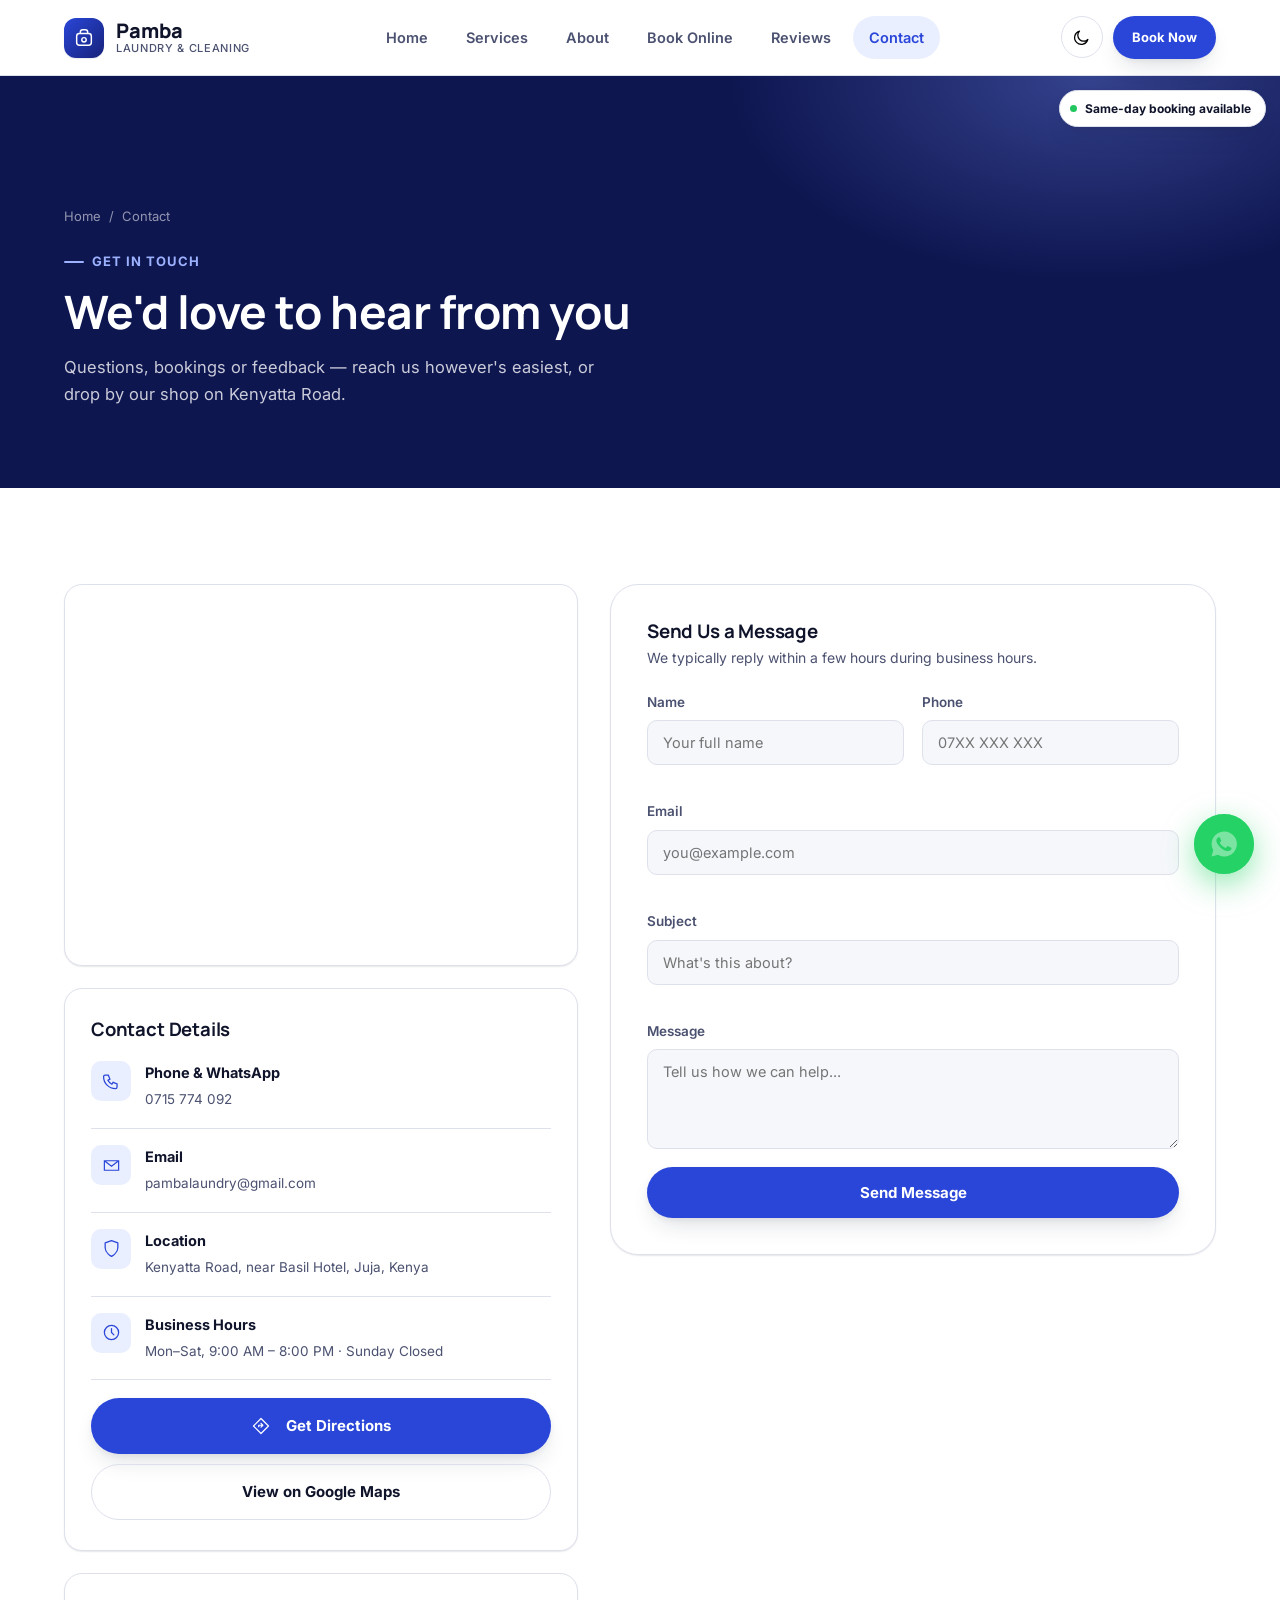
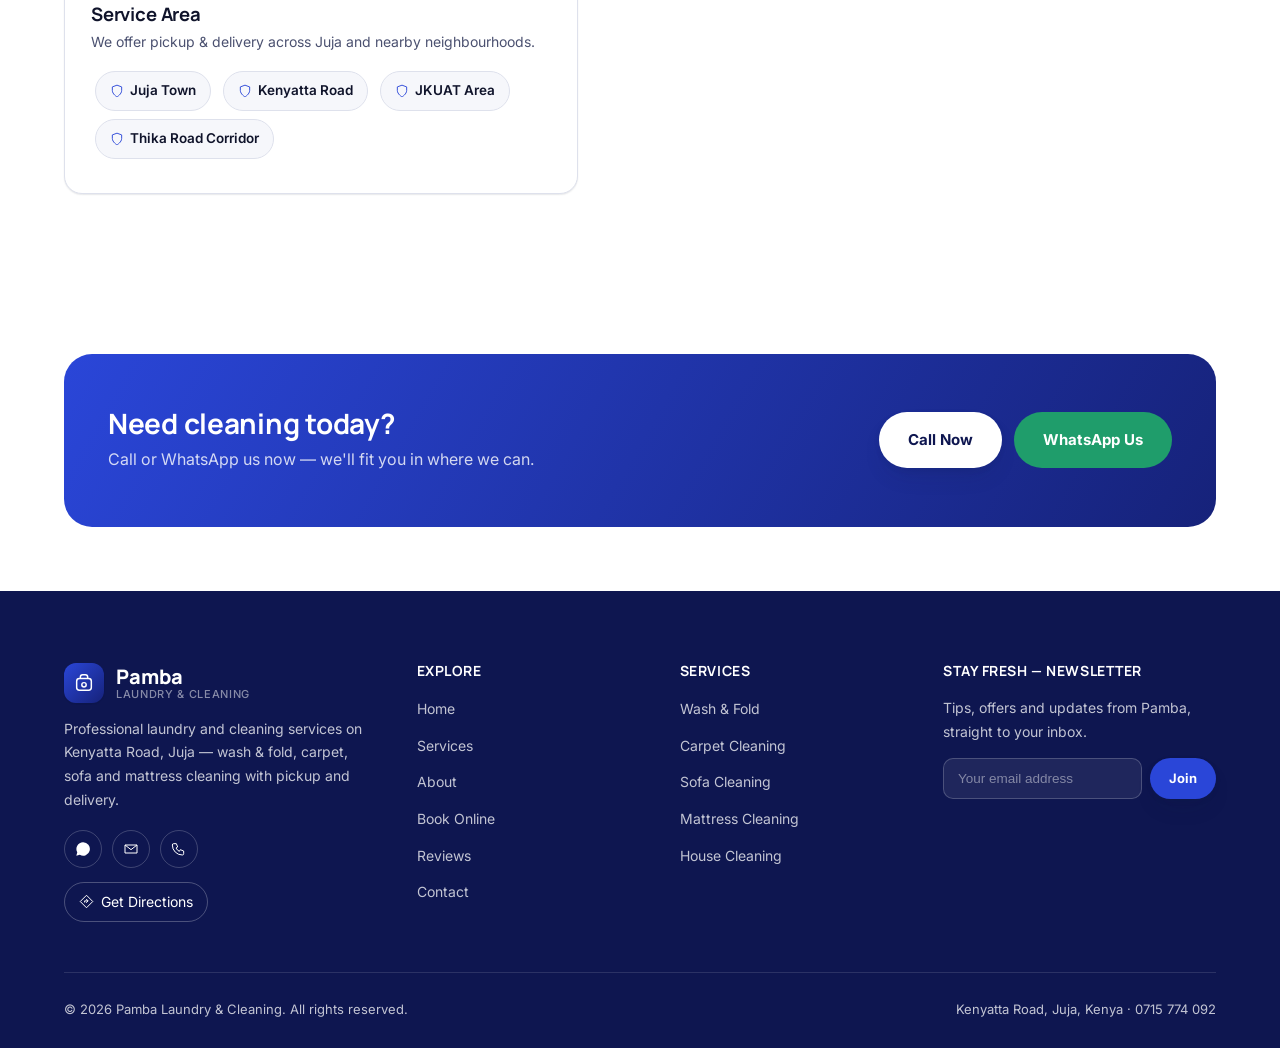
<file: contact.html>
<!DOCTYPE html>
<html lang="en">
<head>
<meta charset="UTF-8">
<meta name="viewport" content="width=device-width, initial-scale=1.0">
<title>Contact Us | Pamba Laundry & Cleaning — Juja</title>
<meta name="description" content="Get in touch with Pamba Laundry & Cleaning on Kenyatta Road, Juja. Call, WhatsApp, email or send us a message to book your laundry or cleaning service.">
<link rel="canonical" href="https://pambalaundry.co.ke/contact.html">
<link rel="preconnect" href="https://fonts.googleapis.com">
<link rel="preconnect" href="https://fonts.gstatic.com" crossorigin>
<link href="https://fonts.googleapis.com/css2?family=Inter:wght@400;500;600;700&family=Manrope:wght@600;700;800&display=swap" rel="stylesheet">
<link rel="stylesheet" href="styles.css">
</head>
<body>

<div class="page-loader"><div class="loader-fold"><span></span></div></div>
<div class="emergency-badge"><span class="dot"></span> Same-day booking available</div>

<header class="site-header">
  <div class="container nav-inner">
    <a href="index.html" class="brand">
      <span class="brand-mark"><svg viewBox="0 0 24 24" fill="none"><path d="M4 10c0-1.5 1-3 3-3h10c2 0 3 1.5 3 3v7a3 3 0 0 1-3 3H7a3 3 0 0 1-3-3v-7Z" stroke="#fff" stroke-width="1.6"/><path d="M8 7V5.5A2.5 2.5 0 0 1 10.5 3h3A2.5 2.5 0 0 1 16 5.5V7" stroke="#fff" stroke-width="1.6"/><circle cx="12" cy="14" r="2.4" stroke="#fff" stroke-width="1.6"/></svg></span>
      <span class="brand-text">Pamba<small>Laundry &amp; Cleaning</small></span>
    </a>
    <nav class="nav-links">
      <a href="index.html">Home</a>
      <a href="services.html">Services</a>
      <a href="about.html">About</a>
      <a href="book.html">Book Online</a>
      <a href="reviews.html">Reviews</a>
      <a href="contact.html">Contact</a>
    </nav>
    <div class="nav-actions">
      <button class="theme-toggle" aria-label="Toggle dark mode">
        <svg class="moon" viewBox="0 0 24 24" fill="none"><path d="M20 14.5A8.5 8.5 0 1 1 9.5 4a7 7 0 0 0 10.5 10.5Z" stroke="currentColor" stroke-width="1.6" stroke-linejoin="round"/></svg>
        <svg class="sun" viewBox="0 0 24 24" fill="none"><circle cx="12" cy="12" r="4" stroke="currentColor" stroke-width="1.6"/><path d="M12 2v2M12 20v2M4.9 4.9l1.4 1.4M17.7 17.7l1.4 1.4M2 12h2M20 12h2M4.9 19.1l1.4-1.4M17.7 6.3l1.4-1.4" stroke="currentColor" stroke-width="1.6" stroke-linecap="round"/></svg>
      </button>
      <a href="book.html" class="btn btn-primary btn-sm nav-cta">Book Now</a>
      <button class="nav-toggle" aria-label="Menu"><span></span><span></span><span></span></button>
    </div>
  </div>
</header>

<section class="page-hero">
  <div class="container">
    <div class="breadcrumb"><a href="index.html">Home</a> / <span>Contact</span></div>
    <div class="eyebrow">Get In Touch</div>
    <h1>We'd love to hear from you</h1>
    <p>Questions, bookings or feedback — reach us however's easiest, or drop by our shop on Kenyatta Road.</p>
  </div>
</section>

<section class="section">
  <div class="container grid grid-2" style="gap:32px; align-items:flex-start;">

    <div class="reveal" style="display:flex; flex-direction:column; gap:22px;">
      <div class="card" style="padding:0; overflow:hidden;">
        <div class="map-embed" style="border:none; border-radius:0;">
          <iframe src="https://www.google.com/maps?q=Pamba+Laundry+Kenyatta+Road,+Juja&ll=-1.1244974,37.0079886&z=17&output=embed" loading="lazy" referrerpolicy="no-referrer-when-downgrade" title="Pamba Laundry & Cleaning location on Kenyatta Road, Juja"></iframe>
        </div>
      </div>

      <div class="card">
        <h3 style="margin-bottom:6px;">Contact Details</h3>
        <div class="contact-info-row">
          <span class="ci-ic"><svg viewBox="0 0 24 24" fill="none"><path d="M4 4h4l2 5-2.5 1.5a11 11 0 0 0 5 5L14 13l5 2v4a2 2 0 0 1-2 2A15 15 0 0 1 2 6a2 2 0 0 1 2-2Z" stroke="currentColor" stroke-width="1.6"/></svg></span>
          <div><b>Phone &amp; WhatsApp</b><a href="tel:+254715774092">0715 774 092</a></div>
        </div>
        <div class="contact-info-row">
          <span class="ci-ic"><svg viewBox="0 0 24 24" fill="none"><path d="M3 6h18v12H3V6Zm0 0 9 7 9-7" stroke="currentColor" stroke-width="1.5"/></svg></span>
          <div><b>Email</b><a href="mailto:pambalaundry@gmail.com">pambalaundry@gmail.com</a></div>
        </div>
        <div class="contact-info-row">
          <span class="ci-ic"><svg viewBox="0 0 24 24" fill="none"><path d="M12 22s8-4.5 8-11V5l-8-3-8 3v6c0 6.5 8 11 8 11Z" stroke="currentColor" stroke-width="1.6" stroke-linejoin="round"/></svg></span>
          <div><b>Location</b><span>Kenyatta Road, near Basil Hotel, Juja, Kenya</span></div>
        </div>
        <div class="contact-info-row">
          <span class="ci-ic"><svg viewBox="0 0 24 24" fill="none"><circle cx="12" cy="12" r="9" stroke="currentColor" stroke-width="1.6"/><path d="M12 7v5l3 3" stroke="currentColor" stroke-width="1.6" stroke-linecap="round"/></svg></span>
          <div><b>Business Hours</b><span>Mon–Sat, 9:00 AM – 8:00 PM · Sunday Closed</span></div>
        </div>
        <a href="https://www.google.com/maps/dir/?api=1&destination=Pamba+Laundry+Kenyatta+Road,+Juja&destination_place_id=ChIJEYOnkY9HLxgRxOIMsQQKzyg" target="_blank" rel="noopener" class="btn btn-primary btn-block" style="margin-top:18px;">
          <svg viewBox="0 0 24 24" fill="none" width="18" height="18" style="vertical-align:-3px; margin-right:6px;"><path d="M12 2 2 12l10 10 10-10L12 2Z" stroke="currentColor" stroke-width="1.6" stroke-linejoin="round"/><path d="M9 13v-2h5M12 8.5 14.5 11 12 13.5" stroke="currentColor" stroke-width="1.6" stroke-linecap="round" stroke-linejoin="round"/></svg>
          Get Directions</a>
        <a href="https://maps.app.goo.gl/iU6XaJY8vP7NZYJ87" target="_blank" rel="noopener" class="btn btn-ghost btn-block" style="margin-top:10px;">View on Google Maps</a>
      </div>

      <div class="card">
        <h3 style="margin-bottom:6px;">Service Area</h3>
        <p style="color:var(--text-soft); font-size:14px; margin-bottom:14px;">We offer pickup &amp; delivery across Juja and nearby neighbourhoods.</p>
        <div>
          <span class="sa-tag"><svg viewBox="0 0 24 24" fill="none"><path d="M12 22s8-4.5 8-11V5l-8-3-8 3v6c0 6.5 8 11 8 11Z" stroke="currentColor" stroke-width="1.6"/></svg>Juja Town</span>
          <span class="sa-tag"><svg viewBox="0 0 24 24" fill="none"><path d="M12 22s8-4.5 8-11V5l-8-3-8 3v6c0 6.5 8 11 8 11Z" stroke="currentColor" stroke-width="1.6"/></svg>Kenyatta Road</span>
          <span class="sa-tag"><svg viewBox="0 0 24 24" fill="none"><path d="M12 22s8-4.5 8-11V5l-8-3-8 3v6c0 6.5 8 11 8 11Z" stroke="currentColor" stroke-width="1.6"/></svg>JKUAT Area</span>
          <span class="sa-tag"><svg viewBox="0 0 24 24" fill="none"><path d="M12 22s8-4.5 8-11V5l-8-3-8 3v6c0 6.5 8 11 8 11Z" stroke="currentColor" stroke-width="1.6"/></svg>Thika Road Corridor</span>
        </div>
      </div>
    </div>

    <div class="reveal">
      <div class="form-card">
        <h3 style="margin-bottom:6px;">Send Us a Message</h3>
        <p style="color:var(--text-soft); font-size:14px; margin:0 0 22px;">We typically reply within a few hours during business hours.</p>

        <form id="contact-form">
          <div class="form-grid">
            <div class="field">
              <label for="c-name">Name</label>
              <input type="text" id="c-name" name="name" placeholder="Your full name" required>
            </div>
            <div class="field">
              <label for="c-phone">Phone</label>
              <input type="tel" id="c-phone" name="phone" placeholder="07XX XXX XXX" required>
            </div>
            <div class="field full">
              <label for="c-email">Email</label>
              <input type="email" id="c-email" name="email" placeholder="you@example.com">
            </div>
            <div class="field full">
              <label for="c-subject">Subject</label>
              <input type="text" id="c-subject" name="subject" placeholder="What's this about?" required>
            </div>
            <div class="field full">
              <label for="c-message">Message</label>
              <textarea id="c-message" name="message" placeholder="Tell us how we can help..." required></textarea>
            </div>
          </div>
          <button type="submit" class="btn btn-primary btn-block">Send Message</button>
        </form>

        <div class="success-box" id="contact-success">
          <div class="tick"><svg viewBox="0 0 24 24" fill="none"><path d="M5 13l4 4L19 7" stroke="currentColor" stroke-width="2.4" stroke-linecap="round" stroke-linejoin="round"/></svg></div>
          <h3>Message sent</h3>
          <p>Thanks for reaching out — our team will get back to you shortly via phone or email.</p>
        </div>
      </div>
    </div>

  </div>
</section>

<section class="section-tight">
  <div class="container">
    <div class="cta-band reveal">
      <div><h3>Need cleaning today?</h3><p>Call or WhatsApp us now — we'll fit you in where we can.</p></div>
      <div class="cta-actions">
        <a href="tel:+254715774092" class="btn btn-white">Call Now</a>
        <a href="#" data-wa="Hi Pamba Laundry, I need cleaning today." class="btn btn-wa">WhatsApp Us</a>
      </div>
    </div>
  </div>
</section>

<footer class="site-footer" id="site-footer-include"></footer>
<a href="#" class="fab-wa" data-wa="Hi Pamba Laundry, I'd like to enquire about your services." aria-label="Chat on WhatsApp"><span class="ping"></span><svg viewBox="0 0 24 24"><path d="M12 2a10 10 0 0 0-8.6 15L2 22l5.2-1.4A10 10 0 1 0 12 2Zm5.7 14.2c-.2.7-1.4 1.3-2 1.4-.5.1-1.1.1-1.8-.1-.4-.1-1-.3-1.7-.6-3-1.3-4.9-4.3-5.1-4.5-.2-.2-1.2-1.6-1.2-3s.8-2.1 1-2.4c.3-.3.6-.4.8-.4h.6c.2 0 .4 0 .6.5.2.5.7 1.8.8 1.9.1.2.1.4 0 .6-.1.2-.2.3-.3.5-.2.2-.3.3-.5.5-.2.2-.3.4-.1.7.2.3.8 1.3 1.7 2.1 1.2 1 2.1 1.4 2.5 1.6.3.1.5.1.7-.1.2-.2.7-.8.9-1.1.2-.3.4-.2.7-.1.3.1 1.7.8 2 1 .3.1.5.2.6.3.1.2.1.9-.1 1.6Z"/></svg></a>
<button class="fab-top" aria-label="Back to top"><svg viewBox="0 0 24 24" fill="none"><path d="M12 19V5M5 12l7-7 7 7" stroke="currentColor" stroke-width="2" stroke-linecap="round" stroke-linejoin="round"/></svg></button>

<script src="script.js"></script>
<script src="footer.js"></script>
</body>
</html>
</file>
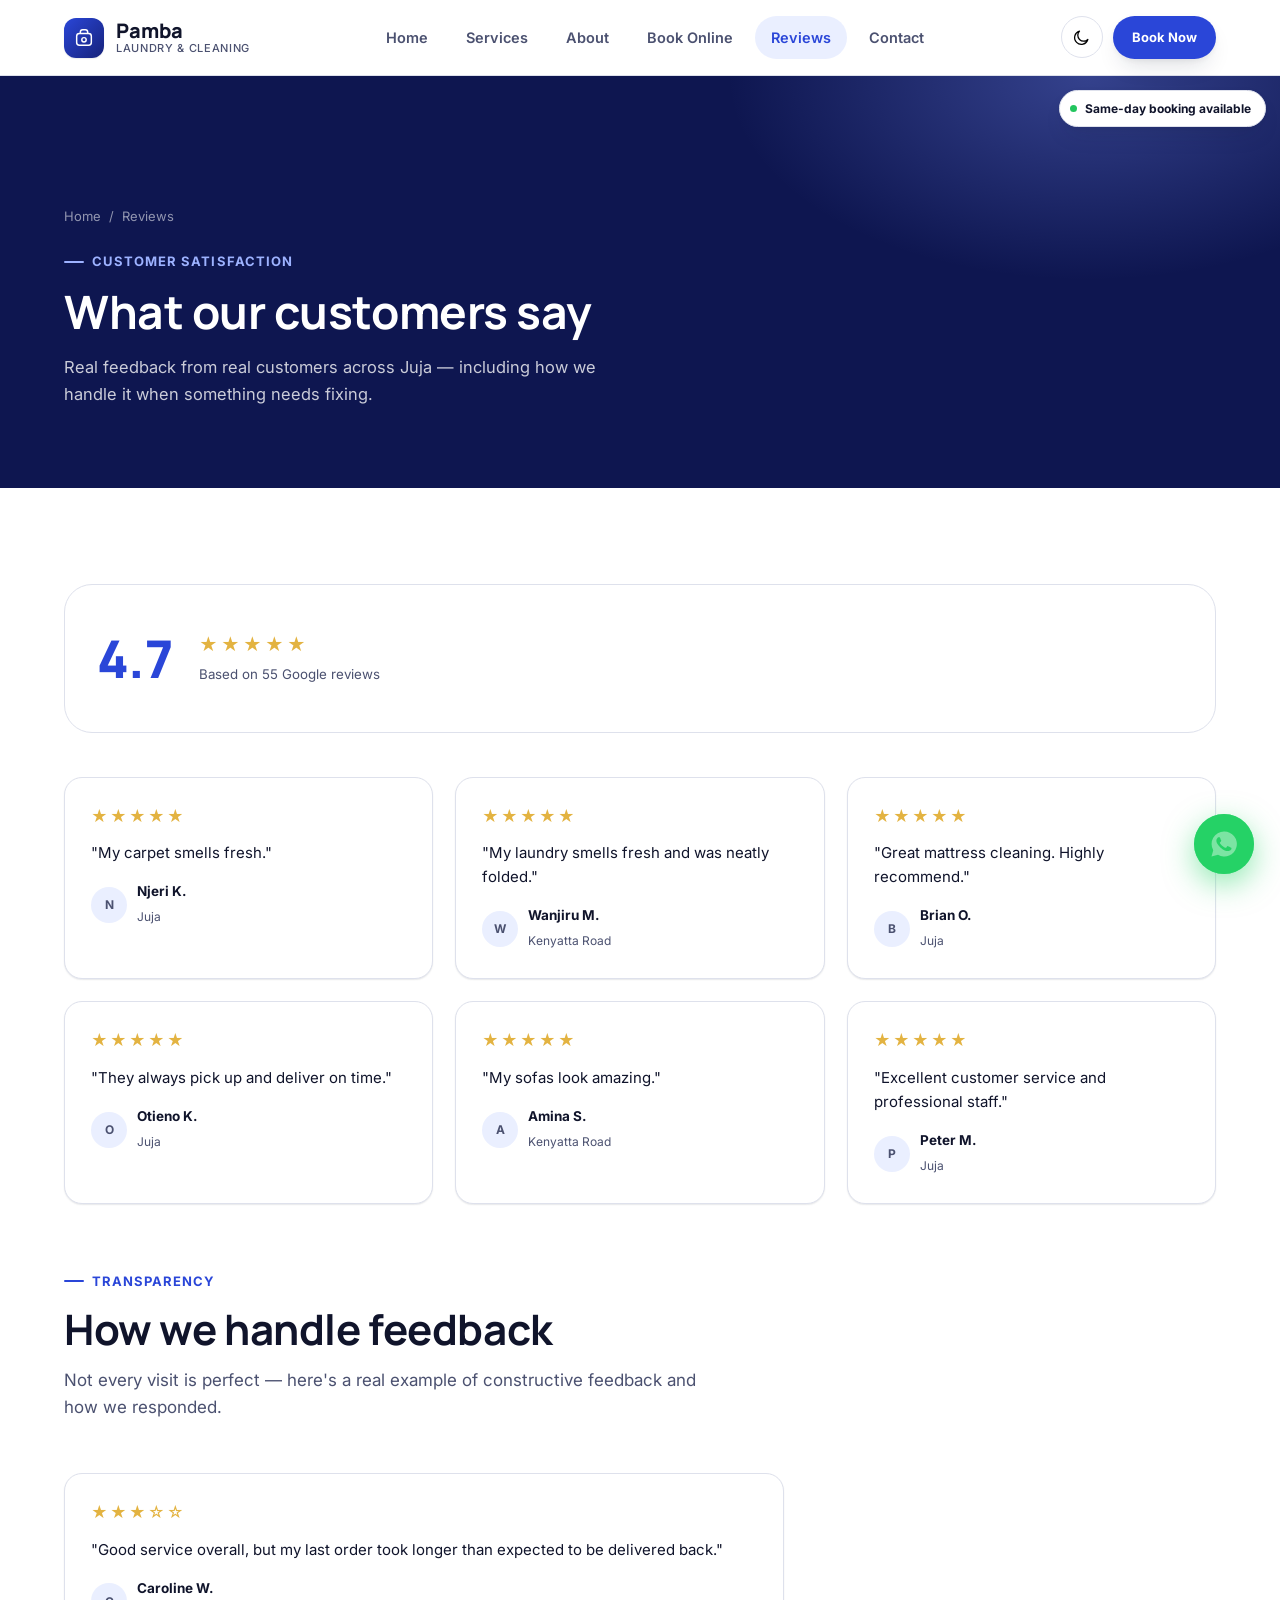
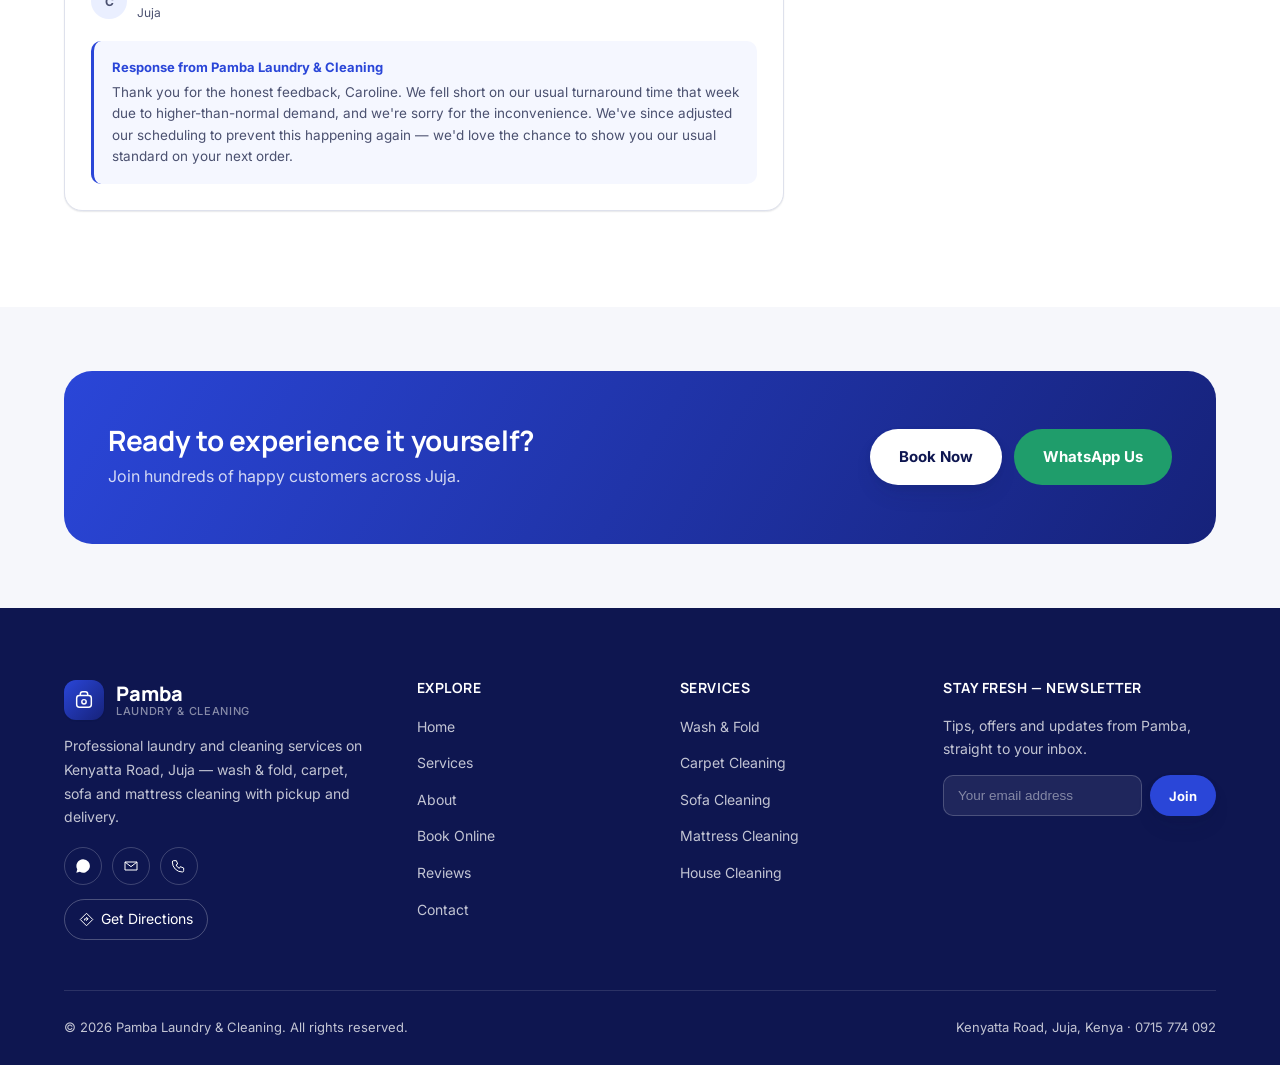
<file: reviews.html>
<!DOCTYPE html>
<html lang="en">
<head>
<meta charset="UTF-8">
<meta name="viewport" content="width=device-width, initial-scale=1.0">
<title>Customer Reviews | Pamba Laundry & Cleaning — Juja</title>
<meta name="description" content="See what customers say about Pamba Laundry & Cleaning in Juja — 4.7 rating from 55 Google reviews on laundry, carpet, sofa and mattress cleaning.">
<link rel="canonical" href="https://pambalaundry.co.ke/reviews.html">
<link rel="preconnect" href="https://fonts.googleapis.com">
<link rel="preconnect" href="https://fonts.gstatic.com" crossorigin>
<link href="https://fonts.googleapis.com/css2?family=Inter:wght@400;500;600;700&family=Manrope:wght@600;700;800&display=swap" rel="stylesheet">
<link rel="stylesheet" href="styles.css">
</head>
<body>

<div class="page-loader"><div class="loader-fold"><span></span></div></div>
<div class="emergency-badge"><span class="dot"></span> Same-day booking available</div>

<header class="site-header">
  <div class="container nav-inner">
    <a href="index.html" class="brand">
      <span class="brand-mark"><svg viewBox="0 0 24 24" fill="none"><path d="M4 10c0-1.5 1-3 3-3h10c2 0 3 1.5 3 3v7a3 3 0 0 1-3 3H7a3 3 0 0 1-3-3v-7Z" stroke="#fff" stroke-width="1.6"/><path d="M8 7V5.5A2.5 2.5 0 0 1 10.5 3h3A2.5 2.5 0 0 1 16 5.5V7" stroke="#fff" stroke-width="1.6"/><circle cx="12" cy="14" r="2.4" stroke="#fff" stroke-width="1.6"/></svg></span>
      <span class="brand-text">Pamba<small>Laundry &amp; Cleaning</small></span>
    </a>
    <nav class="nav-links">
      <a href="index.html">Home</a>
      <a href="services.html">Services</a>
      <a href="about.html">About</a>
      <a href="book.html">Book Online</a>
      <a href="reviews.html">Reviews</a>
      <a href="contact.html">Contact</a>
    </nav>
    <div class="nav-actions">
      <button class="theme-toggle" aria-label="Toggle dark mode">
        <svg class="moon" viewBox="0 0 24 24" fill="none"><path d="M20 14.5A8.5 8.5 0 1 1 9.5 4a7 7 0 0 0 10.5 10.5Z" stroke="currentColor" stroke-width="1.6" stroke-linejoin="round"/></svg>
        <svg class="sun" viewBox="0 0 24 24" fill="none"><circle cx="12" cy="12" r="4" stroke="currentColor" stroke-width="1.6"/><path d="M12 2v2M12 20v2M4.9 4.9l1.4 1.4M17.7 17.7l1.4 1.4M2 12h2M20 12h2M4.9 19.1l1.4-1.4M17.7 6.3l1.4-1.4" stroke="currentColor" stroke-width="1.6" stroke-linecap="round"/></svg>
      </button>
      <a href="book.html" class="btn btn-primary btn-sm nav-cta">Book Now</a>
      <button class="nav-toggle" aria-label="Menu"><span></span><span></span><span></span></button>
    </div>
  </div>
</header>

<section class="page-hero">
  <div class="container">
    <div class="breadcrumb"><a href="index.html">Home</a> / <span>Reviews</span></div>
    <div class="eyebrow">Customer Satisfaction</div>
    <h1>What our customers say</h1>
    <p>Real feedback from real customers across Juja — including how we handle it when something needs fixing.</p>
  </div>
</section>

<section class="section">
  <div class="container">

    <div class="rating-summary reveal">
      <div class="rating-big">4.7</div>
      <div>
        <span class="stars">★★★★★</span>
        <small>Based on 55 Google reviews</small>
      </div>
    </div>

    <div class="grid grid-3 reveal-stagger">
      <div class="review-card">
        <span class="stars">★★★★★</span>
        <p>"My carpet smells fresh."</p>
        <div class="reviewer"><span class="avatar">N</span><div><b>Njeri K.</b><span>Juja</span></div></div>
      </div>
      <div class="review-card">
        <span class="stars">★★★★★</span>
        <p>"My laundry smells fresh and was neatly folded."</p>
        <div class="reviewer"><span class="avatar">W</span><div><b>Wanjiru M.</b><span>Kenyatta Road</span></div></div>
      </div>
      <div class="review-card">
        <span class="stars">★★★★★</span>
        <p>"Great mattress cleaning. Highly recommend."</p>
        <div class="reviewer"><span class="avatar">B</span><div><b>Brian O.</b><span>Juja</span></div></div>
      </div>
      <div class="review-card">
        <span class="stars">★★★★★</span>
        <p>"They always pick up and deliver on time."</p>
        <div class="reviewer"><span class="avatar">O</span><div><b>Otieno K.</b><span>Juja</span></div></div>
      </div>
      <div class="review-card">
        <span class="stars">★★★★★</span>
        <p>"My sofas look amazing."</p>
        <div class="reviewer"><span class="avatar">A</span><div><b>Amina S.</b><span>Kenyatta Road</span></div></div>
      </div>
      <div class="review-card">
        <span class="stars">★★★★★</span>
        <p>"Excellent customer service and professional staff."</p>
        <div class="reviewer"><span class="avatar">P</span><div><b>Peter M.</b><span>Juja</span></div></div>
      </div>
    </div>

    <div class="section-head reveal" style="margin-top:60px;">
      <div class="eyebrow">Transparency</div>
      <h2>How we handle feedback</h2>
      <p>Not every visit is perfect — here's a real example of constructive feedback and how we responded.</p>
    </div>
    <div class="reveal" style="max-width:720px;">
      <div class="review-card">
        <span class="stars">★★★☆☆</span>
        <p>"Good service overall, but my last order took longer than expected to be delivered back."</p>
        <div class="reviewer"><span class="avatar">C</span><div><b>Caroline W.</b><span>Juja</span></div></div>
        <div class="response-card">
          <b>Response from Pamba Laundry &amp; Cleaning</b>
          <p>Thank you for the honest feedback, Caroline. We fell short on our usual turnaround time that week due to higher-than-normal demand, and we're sorry for the inconvenience. We've since adjusted our scheduling to prevent this happening again — we'd love the chance to show you our usual standard on your next order.</p>
        </div>
      </div>
    </div>

  </div>
</section>

<section class="section-tight section-alt">
  <div class="container">
    <div class="cta-band reveal">
      <div><h3>Ready to experience it yourself?</h3><p>Join hundreds of happy customers across Juja.</p></div>
      <div class="cta-actions">
        <a href="book.html" class="btn btn-white">Book Now</a>
        <a href="#" data-wa="Hi Pamba Laundry, I'd like to book a service." class="btn btn-wa">WhatsApp Us</a>
      </div>
    </div>
  </div>
</section>

<footer class="site-footer" id="site-footer-include"></footer>
<a href="#" class="fab-wa" data-wa="Hi Pamba Laundry, I'd like to enquire about your services." aria-label="Chat on WhatsApp"><span class="ping"></span><svg viewBox="0 0 24 24"><path d="M12 2a10 10 0 0 0-8.6 15L2 22l5.2-1.4A10 10 0 1 0 12 2Zm5.7 14.2c-.2.7-1.4 1.3-2 1.4-.5.1-1.1.1-1.8-.1-.4-.1-1-.3-1.7-.6-3-1.3-4.9-4.3-5.1-4.5-.2-.2-1.2-1.6-1.2-3s.8-2.1 1-2.4c.3-.3.6-.4.8-.4h.6c.2 0 .4 0 .6.5.2.5.7 1.8.8 1.9.1.2.1.4 0 .6-.1.2-.2.3-.3.5-.2.2-.3.3-.5.5-.2.2-.3.4-.1.7.2.3.8 1.3 1.7 2.1 1.2 1 2.1 1.4 2.5 1.6.3.1.5.1.7-.1.2-.2.7-.8.9-1.1.2-.3.4-.2.7-.1.3.1 1.7.8 2 1 .3.1.5.2.6.3.1.2.1.9-.1 1.6Z"/></svg></a>
<button class="fab-top" aria-label="Back to top"><svg viewBox="0 0 24 24" fill="none"><path d="M12 19V5M5 12l7-7 7 7" stroke="currentColor" stroke-width="2" stroke-linecap="round" stroke-linejoin="round"/></svg></button>

<script src="script.js"></script>
<script src="footer.js"></script>
</body>
</html>
</file>
<file: styles.css>
/* ==========================================================================
   Pamba Laundry & Cleaning — Design System
   Signature: "The Fold" — folded-fabric creases used as dividers, corner
   folds on cards, and a ripple wordmark motif, echoing the physical act
   of folding clean laundry.
   ========================================================================== */

:root{
  /* --- Color tokens --- */
  --royal:        #2A46D8;
  --royal-dark:   #16227A;
  --royal-deep:   #0E1650;
  --royal-tint:   #EAEFFF;
  --royal-tint-2: #F5F7FF;
  --white:        #FFFFFF;
  --gray-50:      #F6F7FB;
  --gray-100:     #EDEFF5;
  --gray-200:     #DEE1EC;
  --gray-400:     #9BA0B4;
  --ink:          #10142B;
  --ink-soft:     #4B5170;
  --gold:         #E3B341; /* star rating accent, used sparingly */
  --success:      #1F9D6B;

  --bg:           var(--white);
  --bg-alt:       var(--gray-50);
  --surface:      var(--white);
  --text:         var(--ink);
  --text-soft:    var(--ink-soft);
  --border:       var(--gray-200);
  --shadow-color: 224 46% 15%;

  --radius-sm: 10px;
  --radius-md: 18px;
  --radius-lg: 28px;

  --shadow-sm: 0 1px 2px hsl(var(--shadow-color) / 0.06), 0 1px 1px hsl(var(--shadow-color) / 0.04);
  --shadow-md: 0 12px 24px -8px hsl(var(--shadow-color) / 0.16), 0 2px 6px hsl(var(--shadow-color) / 0.06);
  --shadow-lg: 0 30px 60px -12px hsl(var(--shadow-color) / 0.28), 0 8px 20px -6px hsl(var(--shadow-color) / 0.12);

  --font-display: 'Manrope', -apple-system, sans-serif;
  --font-body: 'Inter', -apple-system, sans-serif;

  --container: 1200px;
  --nav-h: 76px;
}

[data-theme="dark"]{
  --bg:        #0B0F26;
  --bg-alt:    #0F1430;
  --surface:   #141A3A;
  --text:      #F2F3FA;
  --text-soft: #B3B8D4;
  --border:    #262C52;
  --royal-tint: #1B2350;
  --royal-tint-2: #151B3E;
  --shadow-color: 230 60% 3%;
}

*, *::before, *::after{ box-sizing: border-box; }
html{ scroll-behavior: smooth; }
@media (prefers-reduced-motion: reduce){
  html{ scroll-behavior: auto; }
  *, *::before, *::after{ animation-duration: 0.001ms !important; animation-iteration-count: 1 !important; transition-duration: 0.001ms !important; scroll-behavior: auto !important; }
}

body{
  margin: 0;
  font-family: var(--font-body);
  background: var(--bg);
  color: var(--text);
  -webkit-font-smoothing: antialiased;
  line-height: 1.6;
  transition: background .35s ease, color .35s ease;
}

img{ max-width: 100%; display: block; }
a{ color: inherit; text-decoration: none; }
ul{ margin: 0; padding: 0; list-style: none; }
button{ font-family: inherit; cursor: pointer; }
h1,h2,h3,h4{ font-family: var(--font-display); color: var(--text); line-height: 1.12; margin: 0; letter-spacing: -0.01em; }

:focus-visible{ outline: 3px solid var(--royal); outline-offset: 3px; border-radius: 6px; }

.container{ max-width: var(--container); margin: 0 auto; padding: 0 24px; }
.section{ padding: 96px 0; }
.section-tight{ padding: 64px 0; }
.section-alt{ background: var(--bg-alt); }

.eyebrow{
  display: inline-flex; align-items: center; gap: 8px;
  font-size: 13px; font-weight: 700; letter-spacing: 0.08em; text-transform: uppercase;
  color: var(--royal); margin-bottom: 14px;
}
[data-theme="dark"] .eyebrow{ color: #7C93FF; }
.eyebrow::before{ content:''; width: 20px; height: 2px; background: currentColor; border-radius: 2px; }

.section-head{ max-width: 640px; margin-bottom: 52px; }
.section-head.center{ margin-left: auto; margin-right: auto; text-align: center; }
.section-head h2{ font-size: clamp(28px, 4vw, 42px); }
.section-head p{ color: var(--text-soft); font-size: 17px; margin-top: 14px; }

/* --- Buttons --- */
.btn{
  display: inline-flex; align-items: center; justify-content: center; gap: 10px;
  padding: 15px 28px; border-radius: 100px; font-weight: 700; font-size: 15px;
  border: 1px solid transparent; transition: transform .25s cubic-bezier(.2,.8,.2,1), box-shadow .25s ease, background .25s ease, color .25s ease;
  white-space: nowrap;
}
.btn-primary{ background: var(--royal); color: #fff; box-shadow: var(--shadow-md); }
.btn-primary:hover{ transform: translateY(-2px); box-shadow: var(--shadow-lg); background: var(--royal-dark); }
.btn-ghost{ background: transparent; color: var(--text); border-color: var(--border); }
.btn-ghost:hover{ border-color: var(--royal); color: var(--royal); transform: translateY(-2px); }
.btn-white{ background: #fff; color: var(--royal-deep); box-shadow: var(--shadow-md); }
.btn-white:hover{ transform: translateY(-2px); box-shadow: var(--shadow-lg); }
.btn-wa{ background: #1F9D6B; color: #fff; }
.btn-wa:hover{ background: #188256; transform: translateY(-2px); }
.btn-block{ width: 100%; }
.btn-sm{ padding: 10px 18px; font-size: 13px; }

/* ==========================================================================
   Navigation
   ========================================================================== */
.site-header{
  position: sticky; top: 0; z-index: 900;
  height: var(--nav-h);
  display: flex; align-items: center;
  background: color-mix(in srgb, var(--bg) 82%, transparent);
  backdrop-filter: blur(14px) saturate(140%);
  -webkit-backdrop-filter: blur(14px) saturate(140%);
  border-bottom: 1px solid var(--border);
  transition: background .35s ease, border-color .35s ease;
}
.nav-inner{ display: flex; align-items: center; justify-content: space-between; gap: 24px; width: 100%; }
.brand{ display: flex; align-items: center; gap: 12px; font-family: var(--font-display); font-weight: 800; font-size: 20px; }
.brand-mark{ width: 40px; height: 40px; border-radius: 12px; background: linear-gradient(135deg, var(--royal), var(--royal-dark)); display: flex; align-items: center; justify-content: center; flex-shrink: 0; box-shadow: var(--shadow-sm); }
.brand-mark svg{ width: 22px; height: 22px; }
.brand-text{ display: flex; flex-direction: column; line-height: 1.1; }
.brand-text small{ font-family: var(--font-body); font-weight: 500; font-size: 11px; letter-spacing: .06em; text-transform: uppercase; color: var(--text-soft); }

.nav-links{ display: flex; align-items: center; gap: 6px; }
.nav-links a{
  padding: 10px 16px; border-radius: 100px; font-size: 14.5px; font-weight: 600; color: var(--text-soft);
  transition: background .2s ease, color .2s ease;
}
.nav-links a:hover{ color: var(--royal); background: var(--royal-tint); }
.nav-links a.active{ color: var(--royal); background: var(--royal-tint); }

.nav-actions{ display: flex; align-items: center; gap: 10px; }

.theme-toggle{
  width: 42px; height: 42px; border-radius: 50%; border: 1px solid var(--border); background: var(--surface);
  display: flex; align-items: center; justify-content: center; transition: border-color .2s ease, transform .2s ease;
  flex-shrink: 0;
}
.theme-toggle:hover{ border-color: var(--royal); transform: rotate(15deg); }
.theme-toggle svg{ width: 19px; height: 19px; }
.theme-toggle .sun{ display: none; }
[data-theme="dark"] .theme-toggle .moon{ display: none; }
[data-theme="dark"] .theme-toggle .sun{ display: block; }

.nav-toggle{
  display: none; width: 42px; height: 42px; border-radius: 10px; border: 1px solid var(--border); background: var(--surface);
  align-items: center; justify-content: center; flex-direction: column; gap: 4px;
}
.nav-toggle span{ width: 18px; height: 2px; background: var(--text); border-radius: 2px; transition: transform .25s ease, opacity .25s ease; }
.nav-toggle.open span:nth-child(1){ transform: translateY(6px) rotate(45deg); }
.nav-toggle.open span:nth-child(2){ opacity: 0; }
.nav-toggle.open span:nth-child(3){ transform: translateY(-6px) rotate(-45deg); }

@media (max-width: 900px){
  .nav-links{
    position: fixed; top: var(--nav-h); left: 0; right: 0; background: var(--bg); border-bottom: 1px solid var(--border);
    flex-direction: column; align-items: stretch; padding: 10px 20px 20px; gap: 2px;
    transform: translateY(-8px); opacity: 0; pointer-events: none; transition: transform .25s ease, opacity .2s ease;
  }
  .nav-links.open{ transform: translateY(0); opacity: 1; pointer-events: auto; }
  .nav-links a{ padding: 13px 14px; }
  .nav-toggle{ display: flex; }
  .nav-cta{ display: none; }
}

/* ==========================================================================
   Hero
   ========================================================================== */
.hero{ position: relative; overflow: hidden; padding: 76px 0 110px; background: var(--royal-deep); color: #fff; }
.hero::before{
  content:''; position: absolute; inset: 0;
  background:
    radial-gradient(700px 420px at 82% -10%, rgba(124,147,255,.45), transparent 60%),
    radial-gradient(600px 500px at -10% 110%, rgba(42,70,216,.55), transparent 60%),
    linear-gradient(180deg, var(--royal-deep), var(--royal-dark) 120%);
  z-index: 0;
}
.fold-lines{ position: absolute; inset: 0; z-index: 0; opacity: .5; pointer-events: none; }
.hero-inner{ position: relative; z-index: 1; display: grid; grid-template-columns: 1.1fr .9fr; gap: 48px; align-items: center; }
.hero-badge{ display: inline-flex; align-items: center; gap: 8px; background: rgba(255,255,255,.1); border: 1px solid rgba(255,255,255,.18); padding: 8px 16px 8px 10px; border-radius: 100px; font-size: 13px; font-weight: 600; margin-bottom: 24px; }
.hero-badge .dot{ width: 8px; height: 8px; border-radius: 50%; background: #4ADE80; box-shadow: 0 0 0 4px rgba(74,222,128,.25); }
.hero h1{ font-size: clamp(36px, 5.2vw, 58px); color: #fff; margin-bottom: 20px; }
.hero h1 em{ font-style: normal; background: linear-gradient(90deg, #9DB2FF, #fff); -webkit-background-clip: text; background-clip: text; color: transparent; }
.hero p.lead{ font-size: 18px; color: rgba(255,255,255,.82); max-width: 540px; margin-bottom: 34px; }
.hero-ctas{ display: flex; gap: 14px; flex-wrap: wrap; margin-bottom: 44px; }
.hero-stats{ display: flex; gap: 34px; flex-wrap: wrap; }
.hero-stats .stat b{ display: block; font-family: var(--font-display); font-size: 26px; }
.hero-stats .stat span{ font-size: 13px; color: rgba(255,255,255,.65); }
.hero-stars{ color: var(--gold); letter-spacing: 2px; font-size: 15px; }

.hero-visual{ position: relative; }
.fold-card{
  position: relative; background: var(--white); border-radius: var(--radius-lg); padding: 30px;
  box-shadow: 0 40px 80px -20px rgba(0,0,0,.5); color: var(--ink);
  animation: floaty 6s ease-in-out infinite;
}
@keyframes floaty{ 0%,100%{ transform: translateY(0); } 50%{ transform: translateY(-14px); } }
.fold-card .fold-corner{
  position: absolute; top: 0; right: 0; width: 46px; height: 46px;
  background: linear-gradient(135deg, var(--gray-100) 50%, transparent 51%);
  border-bottom-left-radius: 14px;
}
.fold-stack{ display: flex; flex-direction: column; gap: 12px; }
.fold-row{ display: flex; align-items: center; gap: 14px; padding: 12px; border-radius: var(--radius-sm); background: var(--gray-50); }
.fold-row .ic{ width: 40px; height: 40px; border-radius: 10px; background: var(--royal-tint); display: flex; align-items: center; justify-content: center; flex-shrink: 0; }
.fold-row .ic svg{ width: 20px; height: 20px; color: var(--royal); }
.fold-row b{ display: block; font-size: 14px; }
.fold-row span{ font-size: 12.5px; color: var(--text-soft); }
.fold-badge-float{
  position: absolute; bottom: -22px; left: -22px; background: #fff; color: var(--ink); border-radius: var(--radius-md);
  padding: 16px 20px; box-shadow: var(--shadow-lg); display: flex; align-items: center; gap: 12px; min-width: 190px;
}
.fold-badge-float b{ font-size: 20px; font-family: var(--font-display); display: block; }
.fold-badge-float span{ font-size: 12px; color: var(--text-soft); }

@media (max-width: 980px){
  .hero-inner{ grid-template-columns: 1fr; }
  .hero-visual{ margin-top: 20px; max-width: 420px; }
}

/* ==========================================================================
   Fold divider (signature element)
   ========================================================================== */
.fold-divider{ display: block; width: 100%; height: 46px; }
.fold-divider path{ fill: var(--bg); }
.fold-divider.alt path{ fill: var(--bg-alt); }

/* ==========================================================================
   Cards / Services
   ========================================================================== */
.grid{ display: grid; gap: 22px; }
.grid-3{ grid-template-columns: repeat(3, 1fr); }
.grid-4{ grid-template-columns: repeat(4, 1fr); }
.grid-2{ grid-template-columns: repeat(2, 1fr); }
@media (max-width: 980px){ .grid-3, .grid-4{ grid-template-columns: repeat(2,1fr); } }
@media (max-width: 640px){ .grid-2, .grid-3, .grid-4{ grid-template-columns: 1fr; } }

.card{
  position: relative; background: var(--surface); border: 1px solid var(--border); border-radius: var(--radius-md);
  padding: 30px 26px; box-shadow: var(--shadow-sm); transition: transform .3s cubic-bezier(.2,.8,.2,1), box-shadow .3s ease, border-color .3s ease;
  overflow: hidden;
}
.card::after{
  content:''; position: absolute; top: 0; right: 0; width: 0; height: 0;
  border-style: solid; border-width: 0 0 0 0; border-color: transparent var(--bg-alt) transparent transparent;
  transition: border-width .3s cubic-bezier(.2,.8,.2,1);
}
.card:hover{ transform: translateY(-6px); box-shadow: var(--shadow-md); border-color: transparent; }
.card:hover::after{ border-width: 0 30px 30px 0; }
.card .card-ic{ width: 52px; height: 52px; border-radius: 14px; background: var(--royal-tint); display: flex; align-items: center; justify-content: center; margin-bottom: 20px; }
.card .card-ic svg{ width: 26px; height: 26px; color: var(--royal); }
.card h3{ font-size: 18.5px; margin-bottom: 10px; }
.card p{ color: var(--text-soft); font-size: 14.5px; margin: 0 0 18px; }
.card .card-link{ font-size: 14px; font-weight: 700; color: var(--royal); display: inline-flex; align-items: center; gap: 6px; }
.card .card-link svg{ width: 15px; height: 15px; transition: transform .2s ease; }
.card:hover .card-link svg{ transform: translateX(4px); }
[data-theme="dark"] .card .card-ic{ background: var(--royal-tint); }

/* --- How it works --- */
.steps{ display: grid; grid-template-columns: repeat(4, 1fr); gap: 24px; counter-reset: step; }
@media (max-width: 900px){ .steps{ grid-template-columns: repeat(2,1fr); } }
@media (max-width: 560px){ .steps{ grid-template-columns: 1fr; } }
.step{ position: relative; text-align: left; padding: 28px 22px; background: var(--surface); border: 1px solid var(--border); border-radius: var(--radius-md); }
.step .step-num{
  width: 44px; height: 44px; border-radius: 50%; background: var(--royal); color: #fff; display: flex; align-items: center; justify-content: center;
  font-family: var(--font-display); font-weight: 800; margin-bottom: 18px;
}
.step h4{ font-size: 16.5px; margin-bottom: 8px; }
.step p{ color: var(--text-soft); font-size: 14px; margin: 0; }

/* --- Gallery (illustrative panels, no external images) --- */
.gallery-panel{
  position: relative; border-radius: var(--radius-md); overflow: hidden; aspect-ratio: 4/3; display: flex; align-items: flex-end;
  padding: 20px; color: #fff; isolation: isolate; cursor: pointer;
}
.gallery-panel::before{ content:''; position: absolute; inset: 0; z-index: -1; transition: transform .5s cubic-bezier(.2,.8,.2,1); }
.gallery-panel:hover::before{ transform: scale(1.08); }
.gallery-panel::after{ content:''; position: absolute; inset: 0; z-index: -1; background: linear-gradient(180deg, transparent 40%, rgba(0,0,0,.55)); }
.gallery-panel span{ position: relative; font-weight: 700; font-size: 15px; }
.gp-1::before{ background: linear-gradient(135deg, #2A46D8, #16227A); }
.gp-2::before{ background: linear-gradient(135deg, #6C8CFF, #2A46D8); }
.gp-3::before{ background: linear-gradient(135deg, #16227A, #0E1650); }
.gp-4::before{ background: linear-gradient(135deg, #7C93FF, #16227A); }

/* --- Why choose us --- */
.feature-row{ display: flex; gap: 16px; align-items: flex-start; padding: 18px 0; border-bottom: 1px solid var(--border); }
.feature-row:last-child{ border-bottom: none; }
.feature-row .f-ic{ width: 38px; height: 38px; border-radius: 10px; background: var(--royal-tint); display: flex; align-items: center; justify-content: center; flex-shrink: 0; }
.feature-row .f-ic svg{ width: 19px; height: 19px; color: var(--royal); }
.feature-row h4{ font-size: 15.5px; margin-bottom: 4px; }
.feature-row p{ margin: 0; font-size: 13.5px; color: var(--text-soft); }

/* ==========================================================================
   Reviews
   ========================================================================== */
.rating-summary{ display: flex; align-items: center; gap: 26px; flex-wrap: wrap; background: var(--surface); border: 1px solid var(--border); border-radius: var(--radius-lg); padding: 32px; margin-bottom: 44px; }
.rating-big{ font-family: var(--font-display); font-size: 52px; font-weight: 800; color: var(--royal); }
.rating-summary .stars{ color: var(--gold); font-size: 18px; letter-spacing: 3px; }
.rating-summary small{ display: block; color: var(--text-soft); margin-top: 4px; }

.review-card{ background: var(--surface); border: 1px solid var(--border); border-radius: var(--radius-md); padding: 26px; box-shadow: var(--shadow-sm); }
.review-card .stars{ color: var(--gold); letter-spacing: 2px; margin-bottom: 12px; display: block; }
.review-card p{ font-size: 15px; margin: 0 0 16px; }
.review-card .reviewer{ display: flex; align-items: center; gap: 10px; }
.review-card .avatar{ width: 36px; height: 36px; border-radius: 50%; background: var(--royal-tint); color: var(--royal); display: flex; align-items: center; justify-content: center; font-weight: 700; font-size: 13px; }
.review-card .reviewer b{ display: block; font-size: 13.5px; }
.review-card .reviewer span{ font-size: 12px; color: var(--text-soft); }

.response-card{ margin-top: 16px; padding: 16px 18px; border-radius: var(--radius-sm); background: var(--royal-tint-2); border-left: 3px solid var(--royal); }
.response-card b{ font-size: 13px; color: var(--royal); display: block; margin-bottom: 4px; }
[data-theme="dark"] .response-card b{ color: #9DB2FF; }
.response-card p{ font-size: 13.5px; margin: 0; color: var(--text-soft); }

/* ==========================================================================
   Forms
   ========================================================================== */
.form-card{ background: var(--surface); border: 1px solid var(--border); border-radius: var(--radius-lg); padding: 36px; box-shadow: var(--shadow-sm); }
.form-grid{ display: grid; grid-template-columns: 1fr 1fr; gap: 18px; }
@media (max-width: 640px){ .form-grid{ grid-template-columns: 1fr; } }
.field{ display: flex; flex-direction: column; gap: 7px; margin-bottom: 18px; }
.field.full{ grid-column: 1 / -1; }
.field label{ font-size: 13.5px; font-weight: 600; color: var(--text-soft); }
.field input, .field select, .field textarea{
  padding: 13px 15px; border-radius: var(--radius-sm); border: 1px solid var(--border); background: var(--bg-alt); color: var(--text);
  font-family: inherit; font-size: 14.5px; transition: border-color .2s ease, background .2s ease;
}
.field input:focus, .field select:focus, .field textarea:focus{ border-color: var(--royal); background: var(--surface); outline: none; }
.field textarea{ resize: vertical; min-height: 100px; }
.choice-group{ display: flex; gap: 10px; flex-wrap: wrap; }
.choice-chip{ padding: 9px 16px; border-radius: 100px; border: 1px solid var(--border); font-size: 13.5px; font-weight: 600; color: var(--text-soft); background: var(--bg-alt); transition: all .2s ease; }
.choice-chip input{ display: none; }
.choice-chip.active, .choice-chip:has(input:checked){ background: var(--royal); color: #fff; border-color: var(--royal); }

.success-box{ display: none; text-align: center; padding: 50px 24px; }
.success-box.show{ display: block; }
.success-box .tick{ width: 68px; height: 68px; border-radius: 50%; background: rgba(31,157,107,.12); display: flex; align-items: center; justify-content: center; margin: 0 auto 20px; }
.success-box .tick svg{ width: 32px; height: 32px; color: var(--success); }
.success-box h3{ margin-bottom: 10px; }
.success-box p{ color: var(--text-soft); max-width: 420px; margin: 0 auto; }

/* --- Quote calculator --- */
.quote-box{ background: linear-gradient(135deg, var(--royal-deep), var(--royal-dark)); color: #fff; border-radius: var(--radius-lg); padding: 32px; }
.quote-box h3{ color: #fff; margin-bottom: 4px; }
.quote-box p.hint{ color: rgba(255,255,255,.65); font-size: 13.5px; margin: 0 0 22px; }
.quote-box select, .quote-box input[type="number"]{
  width: 100%; padding: 12px 14px; border-radius: var(--radius-sm); border: 1px solid rgba(255,255,255,.2); background: rgba(255,255,255,.08); color: #fff; margin-bottom: 14px; font-size: 14px;
}
.quote-total{ display: flex; align-items: baseline; justify-content: space-between; padding-top: 18px; border-top: 1px dashed rgba(255,255,255,.25); margin-top: 6px; }
.quote-total b{ font-family: var(--font-display); font-size: 30px; }

/* ==========================================================================
   FAQ
   ========================================================================== */
.faq-item{ border-bottom: 1px solid var(--border); }
.faq-q{ width: 100%; display: flex; align-items: center; justify-content: space-between; gap: 16px; padding: 22px 4px; background: none; border: none; text-align: left; font-family: var(--font-display); font-size: 16px; font-weight: 700; color: var(--text); }
.faq-q .plus{ width: 26px; height: 26px; border-radius: 50%; border: 1px solid var(--border); display: flex; align-items: center; justify-content: center; flex-shrink: 0; position: relative; transition: transform .3s ease; }
.faq-q .plus::before, .faq-q .plus::after{ content:''; position: absolute; background: var(--royal); }
.faq-q .plus::before{ width: 10px; height: 2px; }
.faq-q .plus::after{ width: 2px; height: 10px; }
.faq-item.open .faq-q .plus{ transform: rotate(45deg); }
.faq-a{ max-height: 0; overflow: hidden; transition: max-height .35s ease; }
.faq-a p{ padding: 0 4px 22px; color: var(--text-soft); font-size: 14.5px; margin: 0; }

/* ==========================================================================
   Before/After slider
   ========================================================================== */
.ba-slider{ position: relative; border-radius: var(--radius-lg); overflow: hidden; aspect-ratio: 16/8; user-select: none; box-shadow: var(--shadow-md); }
.ba-before, .ba-after{ position: absolute; inset: 0; display: flex; align-items: center; justify-content: center; font-family: var(--font-display); font-weight: 800; font-size: 15px; letter-spacing: .04em; }
.ba-before{ background: linear-gradient(135deg, #cfd6f0, #9BA8E8); color: var(--royal-deep); }
.ba-after{ background: linear-gradient(135deg, var(--royal), var(--royal-dark)); color: #fff; clip-path: inset(0 0 0 50%); }
.ba-handle{ position: absolute; top: 0; bottom: 0; left: 50%; width: 4px; background: #fff; box-shadow: var(--shadow-md); cursor: ew-resize; transform: translateX(-50%); }
.ba-handle::after{ content: '⇔'; position: absolute; top: 50%; left: 50%; transform: translate(-50%,-50%); width: 42px; height: 42px; border-radius: 50%; background: #fff; color: var(--royal); display: flex; align-items: center; justify-content: center; font-size: 16px; box-shadow: var(--shadow-md); }
.ba-tag{ position: absolute; top: 16px; z-index: 2; background: rgba(0,0,0,.35); padding: 5px 12px; border-radius: 100px; font-size: 11px; font-weight: 700; letter-spacing: .05em; text-transform: uppercase; color: #fff; }
.ba-tag.left{ left: 16px; } .ba-tag.right{ right: 16px; }

/* ==========================================================================
   Footer
   ========================================================================== */
.site-footer{ background: var(--royal-deep); color: rgba(255,255,255,.75); padding: 72px 0 28px; }
.footer-grid{ display: grid; grid-template-columns: 1.4fr 1fr 1fr 1.2fr; gap: 40px; margin-bottom: 50px; }
@media (max-width: 900px){ .footer-grid{ grid-template-columns: 1fr 1fr; } }
@media (max-width: 560px){ .footer-grid{ grid-template-columns: 1fr; } }
.site-footer h4{ color: #fff; font-size: 14px; margin-bottom: 18px; letter-spacing: .04em; text-transform: uppercase; }
.site-footer .brand{ color: #fff; margin-bottom: 14px; }
.site-footer p{ font-size: 14px; line-height: 1.7; }
.site-footer ul li{ margin-bottom: 11px; }
.site-footer ul li a{ font-size: 14px; transition: color .2s ease; }
.site-footer ul li a:hover{ color: #fff; }
.footer-social{ display: flex; gap: 10px; margin-top: 18px; }
.footer-social a{ width: 38px; height: 38px; border-radius: 50%; border: 1px solid rgba(255,255,255,.2); display: flex; align-items: center; justify-content: center; transition: background .2s ease, border-color .2s ease; }
.footer-social a:hover{ background: rgba(255,255,255,.1); border-color: rgba(255,255,255,.4); }
.footer-social svg{ width: 16px; height: 16px; }
.newsletter{ display: flex; gap: 8px; margin-top: 6px; }
.newsletter input{ flex: 1; padding: 12px 14px; border-radius: var(--radius-sm); border: 1px solid rgba(255,255,255,.2); background: rgba(255,255,255,.07); color: #fff; font-size: 13.5px; }
.newsletter input::placeholder{ color: rgba(255,255,255,.45); }
.footer-bottom{ border-top: 1px solid rgba(255,255,255,.12); padding-top: 26px; display: flex; justify-content: space-between; flex-wrap: wrap; gap: 12px; font-size: 13px; }

/* ==========================================================================
   Floating buttons
   ========================================================================== */
.fab-wa{
  position: fixed; bottom: 26px; right: 26px; z-index: 950; width: 60px; height: 60px; border-radius: 50%;
  background: #25D366; display: flex; align-items: center; justify-content: center; box-shadow: 0 10px 30px rgba(37,211,102,.5);
  transition: transform .25s ease;
}
.fab-wa:hover{ transform: scale(1.08); }
.fab-wa svg{ width: 30px; height: 30px; fill: #fff; }
.fab-wa .ping{ position: absolute; inset: 0; border-radius: 50%; background: #25D366; opacity: .6; animation: ping 2.2s cubic-bezier(0,0,.2,1) infinite; }
@keyframes ping{ 0%{ transform: scale(1); opacity: .55; } 100%{ transform: scale(1.8); opacity: 0; } }

.fab-top{
  position: fixed; bottom: 26px; right: 96px; z-index: 950; width: 46px; height: 46px; border-radius: 50%;
  background: var(--surface); border: 1px solid var(--border); box-shadow: var(--shadow-md);
  display: flex; align-items: center; justify-content: center; opacity: 0; pointer-events: none; transform: translateY(10px);
  transition: opacity .25s ease, transform .25s ease;
}
.fab-top.show{ opacity: 1; pointer-events: auto; transform: translateY(0); }
.fab-top svg{ width: 18px; height: 18px; color: var(--royal); }

.emergency-badge{ position: fixed; top: calc(var(--nav-h) + 14px); right: 14px; z-index: 800; background: #fff; border: 1px solid var(--border); box-shadow: var(--shadow-md); border-radius: 100px; padding: 8px 14px 8px 10px; display: flex; align-items: center; gap: 8px; font-size: 12px; font-weight: 700; color: var(--ink); }
.emergency-badge .dot{ width: 7px; height: 7px; border-radius: 50%; background: #22C55E; animation: pulse-dot 1.6s ease-in-out infinite; }
@keyframes pulse-dot{ 0%,100%{ opacity: 1; } 50%{ opacity: .3; } }
@media (max-width: 700px){ .emergency-badge{ display: none; } }

/* ==========================================================================
   Loading screen
   ========================================================================== */
.page-loader{
  position: fixed; inset: 0; z-index: 9999; background: var(--royal-deep); display: flex; align-items: center; justify-content: center;
  transition: opacity .5s ease, visibility .5s ease;
  /* CSS-only fallback: auto-hide shortly after paint even with zero JS.
     JS normally hides this sooner via the .hide class on window 'load'. */
  animation: loaderAutoHide .01s linear 1.6s forwards;
}
.page-loader.hide{ opacity: 0; visibility: hidden; }
@keyframes loaderAutoHide{ to{ opacity: 0; visibility: hidden; } }
@media (prefers-reduced-motion: reduce){ .page-loader{ animation-duration: .01s; animation-delay: .01s; } }
.loader-fold{ width: 54px; height: 54px; position: relative; }
.loader-fold span{ position: absolute; inset: 0; border: 3px solid rgba(255,255,255,.18); border-top-color: #fff; border-radius: 50%; animation: spin 0.9s linear infinite; }
@keyframes spin{ to{ transform: rotate(360deg); } }

/* ==========================================================================
   Scroll reveal
   Content is visible by default with NO JavaScript dependency. The
   .anim-ready class is added by script.js only after it has confirmed
   IntersectionObserver is available and the observer is wired up — so the
   hidden/fade-in state only ever exists when JS is guaranteed to bring it
   back. If script.js fails to load, errors, or is blocked, this class is
   never added and every .reveal / .reveal-stagger element simply renders
   normally, exactly as if animations were never in the design.
   ========================================================================== */
.reveal, .reveal-stagger > *{ opacity: 1; transform: none; }

.anim-ready .reveal{ opacity: 0; transform: translateY(24px); transition: opacity .7s cubic-bezier(.2,.8,.2,1), transform .7s cubic-bezier(.2,.8,.2,1); }
.anim-ready .reveal.in{ opacity: 1; transform: translateY(0); }
.anim-ready .reveal-stagger > *{ opacity: 0; transform: translateY(24px); transition: opacity .6s cubic-bezier(.2,.8,.2,1), transform .6s cubic-bezier(.2,.8,.2,1); }
.anim-ready .reveal-stagger.in > *{ opacity: 1; transform: translateY(0); }
.anim-ready .reveal-stagger.in > *:nth-child(1){ transition-delay: .05s; }
.anim-ready .reveal-stagger.in > *:nth-child(2){ transition-delay: .12s; }
.anim-ready .reveal-stagger.in > *:nth-child(3){ transition-delay: .19s; }
.anim-ready .reveal-stagger.in > *:nth-child(4){ transition-delay: .26s; }
.anim-ready .reveal-stagger.in > *:nth-child(5){ transition-delay: .33s; }
.anim-ready .reveal-stagger.in > *:nth-child(6){ transition-delay: .4s; }

/* Respect reduced-motion preference: skip the animation, show content as-is */
@media (prefers-reduced-motion: reduce){
  .anim-ready .reveal, .anim-ready .reveal-stagger > *{ opacity: 1 !important; transform: none !important; }
}

/* ==========================================================================
   Page hero (inner pages)
   ========================================================================== */
.page-hero{ position: relative; padding: calc(var(--nav-h) + 54px) 0 64px; background: var(--royal-deep); color: #fff; overflow: hidden; }
.page-hero::before{ content:''; position: absolute; inset: 0; background: radial-gradient(600px 340px at 85% 0%, rgba(124,147,255,.35), transparent 60%); }
.page-hero .container{ position: relative; }
.page-hero .eyebrow{ color: #9DB2FF; }
.page-hero h1{ color: #fff; font-size: clamp(30px, 4.4vw, 46px); margin-bottom: 14px; }
.page-hero p{ color: rgba(255,255,255,.78); max-width: 560px; font-size: 16.5px; }
.breadcrumb{ display: flex; gap: 8px; align-items: center; font-size: 13px; color: rgba(255,255,255,.55); margin-bottom: 18px; }
.breadcrumb a:hover{ color: #fff; }

/* ==========================================================================
   Misc
   ========================================================================== */
.cta-band{ background: linear-gradient(120deg, var(--royal), var(--royal-dark)); border-radius: var(--radius-lg); padding: 54px 44px; display: flex; align-items: center; justify-content: space-between; gap: 30px; flex-wrap: wrap; color: #fff; }
.cta-band h3{ color: #fff; font-size: 28px; margin-bottom: 8px; }
.cta-band p{ color: rgba(255,255,255,.8); margin: 0; }
.cta-actions{ display: flex; gap: 12px; flex-wrap: wrap; }

.badge-pill{ display: inline-flex; align-items: center; gap: 6px; background: var(--royal-tint); color: var(--royal); border-radius: 100px; padding: 6px 14px; font-size: 12.5px; font-weight: 700; }
[data-theme="dark"] .badge-pill{ color: #9DB2FF; }

.map-embed{ border-radius: var(--radius-lg); overflow: hidden; border: 1px solid var(--border); box-shadow: var(--shadow-sm); }
.map-embed iframe{ width: 100%; height: 380px; border: 0; display: block; }

.hours-table{ width: 100%; border-collapse: collapse; }
.hours-table td{ padding: 11px 0; border-bottom: 1px solid var(--border); font-size: 14.5px; }
.hours-table td:last-child{ text-align: right; font-weight: 600; }
.hours-table tr.today td{ color: var(--royal); font-weight: 700; }
[data-theme="dark"] .hours-table tr.today td{ color: #9DB2FF; }

.contact-info-row{ display: flex; gap: 14px; align-items: flex-start; padding: 16px 0; border-bottom: 1px solid var(--border); }
.contact-info-row:last-child{ border-bottom: none; }
.contact-info-row .ci-ic{ width: 40px; height: 40px; border-radius: 10px; background: var(--royal-tint); display: flex; align-items: center; justify-content: center; flex-shrink: 0; }
.contact-info-row .ci-ic svg{ width: 19px; height: 19px; color: var(--royal); }
.contact-info-row b{ display: block; font-size: 14.5px; margin-bottom: 2px; }
.contact-info-row span, .contact-info-row a{ font-size: 13.5px; color: var(--text-soft); }
.contact-info-row a:hover{ color: var(--royal); }

.timeline{ position: relative; padding-left: 28px; }
.timeline::before{ content:''; position: absolute; left: 6px; top: 4px; bottom: 4px; width: 2px; background: var(--border); }
.timeline-item{ position: relative; padding-bottom: 30px; }
.timeline-item::before{ content:''; position: absolute; left: -28px; top: 3px; width: 14px; height: 14px; border-radius: 50%; background: var(--royal); border: 3px solid var(--bg); }
.timeline-item h4{ font-size: 15.5px; margin-bottom: 6px; }
.timeline-item p{ font-size: 14px; color: var(--text-soft); margin: 0; }

.value-card{ text-align: center; padding: 30px 20px; }
.value-card .card-ic{ margin: 0 auto 18px; }

/* ==========================================================================
   Numbered service cards (image-panel style)
   ========================================================================== */
.svc-card{
  position: relative; border-radius: var(--radius-md); overflow: hidden; background: var(--surface);
  border: 1px solid var(--border); box-shadow: var(--shadow-sm);
  display: flex; flex-direction: column;
}
@media (hover: hover){
  .svc-card{ transition: transform .35s cubic-bezier(.2,.8,.2,1), box-shadow .35s ease; }
  .svc-card:hover{ transform: translateY(-6px); box-shadow: var(--shadow-lg); }
  .svc-card:hover .svc-panel::before{ transform: scale(1.08); }
  .svc-card:hover .card-link svg{ transform: translateX(4px); }
}
.svc-panel{
  position: relative; aspect-ratio: 4/3; display: flex; align-items: flex-start; justify-content: space-between; padding: 18px;
  isolation: isolate; overflow: hidden;
}
.svc-panel::before{ content:''; position: absolute; inset: 0; z-index: -1; }
@media (hover: hover){ .svc-panel::before{ transition: transform .5s cubic-bezier(.2,.8,.2,1); } }
.svc-panel .svc-num{ font-family: var(--font-display); font-weight: 800; font-size: 15px; color: rgba(255,255,255,.9); background: rgba(20,26,58,.4); border-radius: 8px; padding: 4px 10px; }
.svc-panel .svc-tag{ font-family: var(--font-body); font-weight: 700; font-size: 11px; letter-spacing: .06em; text-transform: uppercase; color: #fff; background: rgba(0,0,0,.28); border-radius: 100px; padding: 5px 12px; }
.svc-panel .svc-ic-big{ position: absolute; bottom: 16px; left: 18px; width: 46px; height: 46px; border-radius: 12px; background: rgba(20,26,58,.35); display: flex; align-items: center; justify-content: center; }
.svc-panel .svc-ic-big svg{ width: 24px; height: 24px; color: #fff; }
.svc-body{ padding: 22px 22px 24px; flex: 1; display: flex; flex-direction: column; }
.svc-body h3{ font-size: 17.5px; margin-bottom: 8px; }
.svc-body p{ color: var(--text-soft); font-size: 14px; margin: 0 0 16px; flex: 1; }
.svc-body .card-link{ font-size: 13.5px; font-weight: 700; color: var(--royal); display: inline-flex; align-items: center; gap: 6px; }
.svc-body .card-link svg{ width: 14px; height: 14px; transition: transform .2s ease; }
[data-theme="dark"] .svc-body .card-link{ color: #9DB2FF; }

.svc-1::before{ background: linear-gradient(135deg, #2A46D8, #16227A); }
.svc-2::before{ background: linear-gradient(135deg, #4E6BEF, #1B2F8F); }
.svc-3::before{ background: linear-gradient(135deg, #6C8CFF, #2A46D8); }
.svc-4::before{ background: linear-gradient(135deg, #16227A, #0E1650); }
.svc-5::before{ background: linear-gradient(135deg, #7C93FF, #16227A); }
.svc-6::before{ background: linear-gradient(135deg, #3554E0, #101B6E); }

/* --- Arrow CTA link (reference-style "black-arrow" links) --- */
.arrow-link{ display: inline-flex; align-items: center; gap: 10px; font-weight: 700; font-size: 14.5px; color: var(--royal); }
[data-theme="dark"] .arrow-link{ color: #9DB2FF; }
.arrow-link .arrow-circ{ width: 34px; height: 34px; border-radius: 50%; background: var(--royal); display: flex; align-items: center; justify-content: center; transition: transform .25s ease; flex-shrink: 0; }
.arrow-link .arrow-circ svg{ width: 15px; height: 15px; color: #fff; }
.arrow-link:hover .arrow-circ{ transform: rotate(45deg); }

/* --- Stat band (full-width strip under hero) --- */
.stat-band{ background: var(--royal); color: #fff; }
.stat-band .container{ display: flex; align-items: center; justify-content: space-between; flex-wrap: wrap; gap: 18px; padding: 22px 24px; }
.stat-band .stat-band-text{ font-size: 14.5px; font-weight: 600; max-width: 640px; }
.stat-band .stat-band-text b{ font-family: var(--font-display); font-size: 20px; margin-right: 8px; }

/* --- Numbers section --- */
.numbers-grid{ display: grid; grid-template-columns: repeat(4, 1fr); gap: 22px; text-align: center; }
@media (max-width: 780px){ .numbers-grid{ grid-template-columns: repeat(2,1fr); } }
.number-item b{ display: block; font-family: var(--font-display); font-size: clamp(30px, 4vw, 42px); color: var(--royal); }
[data-theme="dark"] .number-item b{ color: #9DB2FF; }
.number-item span{ font-size: 13.5px; color: var(--text-soft); }

/* --- Quote-style testimonial --- */
.quote-card{ background: var(--surface); border: 1px solid var(--border); border-radius: var(--radius-md); padding: 30px 26px; box-shadow: var(--shadow-sm); position: relative; }
.quote-card .quote-mark{ font-family: var(--font-display); font-size: 46px; line-height: 1; color: var(--royal-tint); position: absolute; top: 14px; right: 22px; font-weight: 800; }
.quote-card p{ font-size: 15px; margin: 0 0 18px; position: relative; z-index: 1; }
.quote-card .reviewer{ display: flex; align-items: center; gap: 10px; }
.quote-card .avatar{ width: 38px; height: 38px; border-radius: 50%; background: var(--royal-tint); color: var(--royal); display: flex; align-items: center; justify-content: center; font-weight: 700; font-size: 13px; }
[data-theme="dark"] .quote-card .avatar{ color: #9DB2FF; }
.quote-card .reviewer b{ display: block; font-size: 13.5px; }
.quote-card .reviewer span{ font-size: 12px; color: var(--text-soft); }
.quote-card .stars{ color: var(--gold); letter-spacing: 2px; display: block; margin-bottom: 10px; font-size: 14px; }

.team-card{ text-align: center; }
.team-avatar{ width: 84px; height: 84px; border-radius: 50%; margin: 0 auto 16px; background: linear-gradient(135deg, var(--royal-tint), var(--royal-tint-2)); display: flex; align-items: center; justify-content: center; font-family: var(--font-display); font-weight: 800; font-size: 24px; color: var(--royal); }
.team-card h4{ font-size: 15.5px; margin-bottom: 3px; }
.team-card span{ font-size: 12.5px; color: var(--text-soft); }

.sa-tag{ display: inline-flex; align-items: center; gap: 6px; padding: 8px 14px; border-radius: 100px; background: var(--bg-alt); border: 1px solid var(--border); font-size: 13.5px; font-weight: 600; margin: 4px; }
.sa-tag svg{ width: 14px; height: 14px; color: var(--royal); }


/* ===== Services photo gallery ===== */
.gallery-grid{display:grid;grid-template-columns:repeat(3,1fr);gap:18px;margin-top:34px;}
@media(max-width:820px){.gallery-grid{grid-template-columns:repeat(2,1fr);}}
@media(max-width:520px){.gallery-grid{grid-template-columns:1fr;}}
.gallery-item{position:relative;margin:0;border-radius:16px;overflow:hidden;aspect-ratio:4/3;background:linear-gradient(135deg,rgba(37,99,235,.08),rgba(37,99,235,.02));border:1px solid rgba(0,0,0,.06);}
.gallery-item img{width:100%;height:100%;object-fit:cover;display:block;transition:transform .4s ease;}
.gallery-item:hover img{transform:scale(1.05);}
.gallery-ph{display:none;}
.gallery-item.gallery-empty img{display:none;}
.gallery-item.gallery-empty .gallery-ph{display:flex;flex-direction:column;align-items:center;justify-content:center;gap:8px;position:absolute;inset:0;color:#8aa3c5;font-size:13px;font-weight:500;}
</file>
